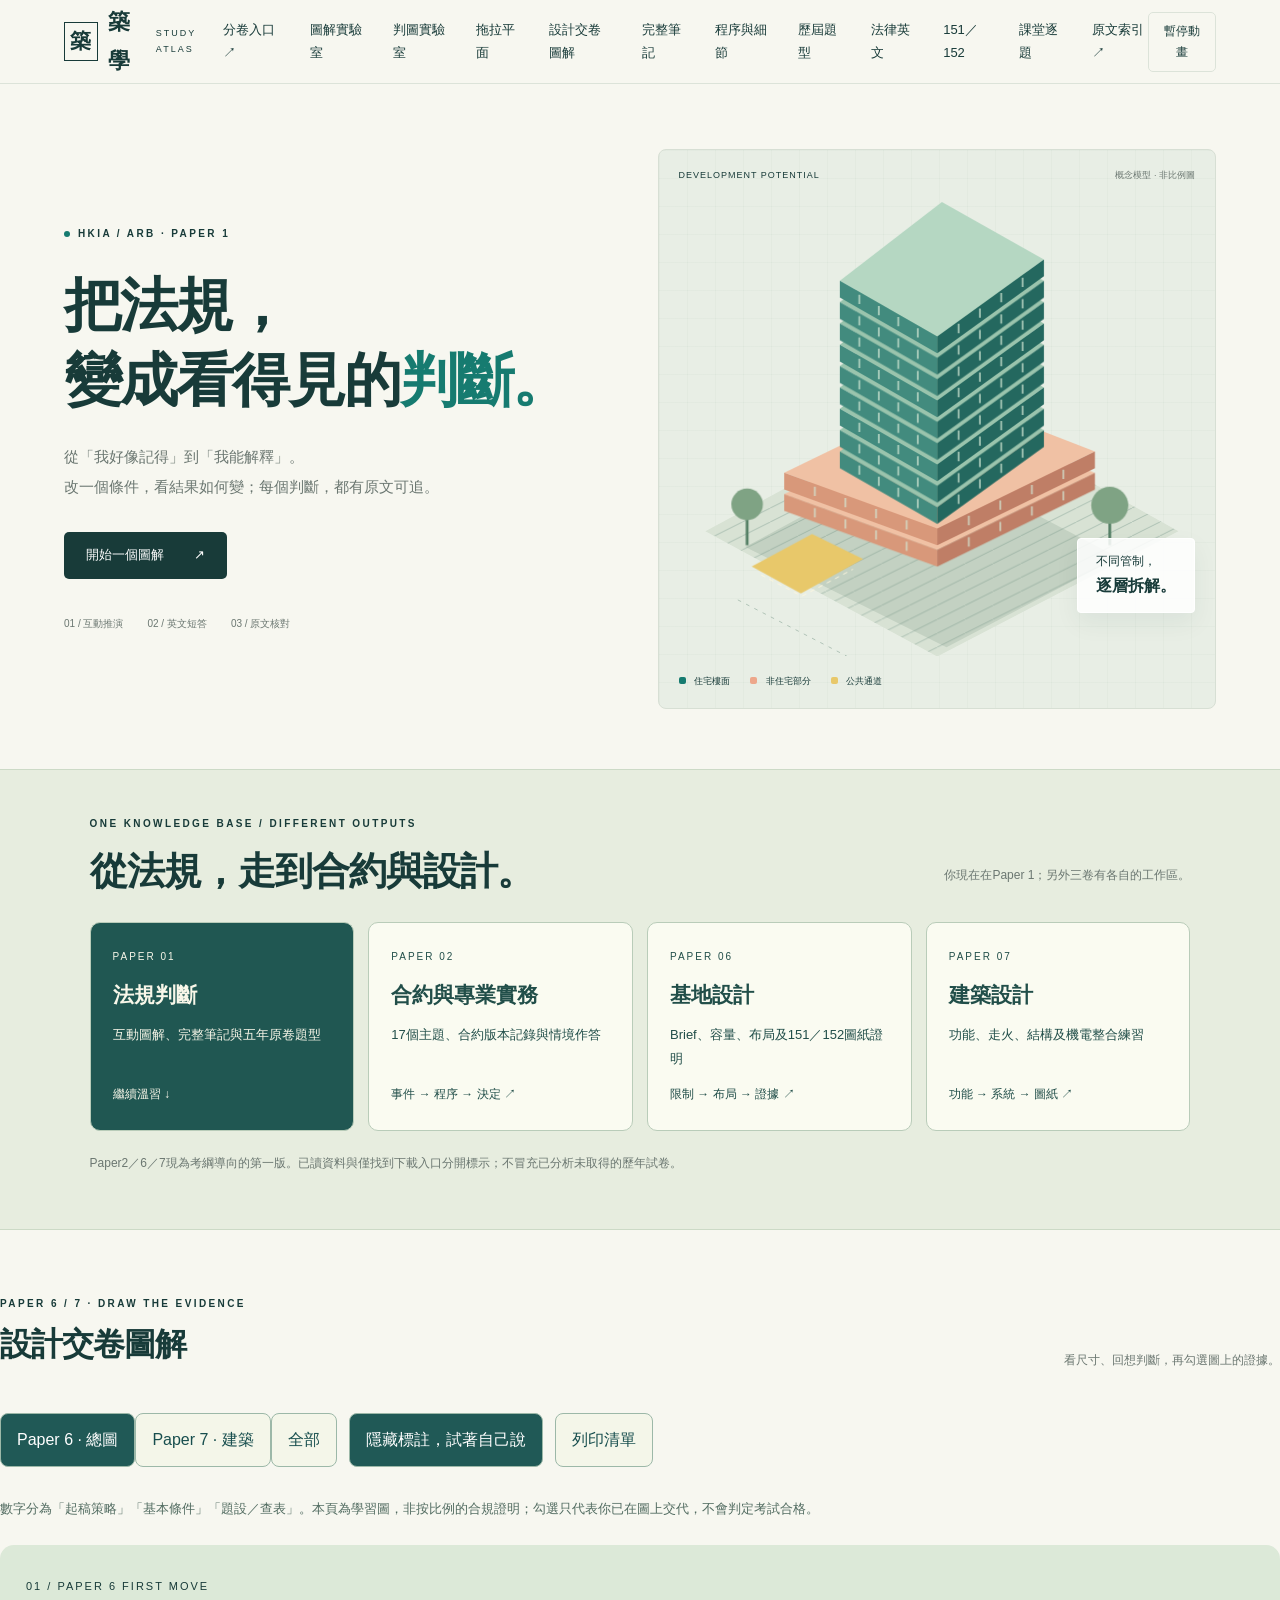
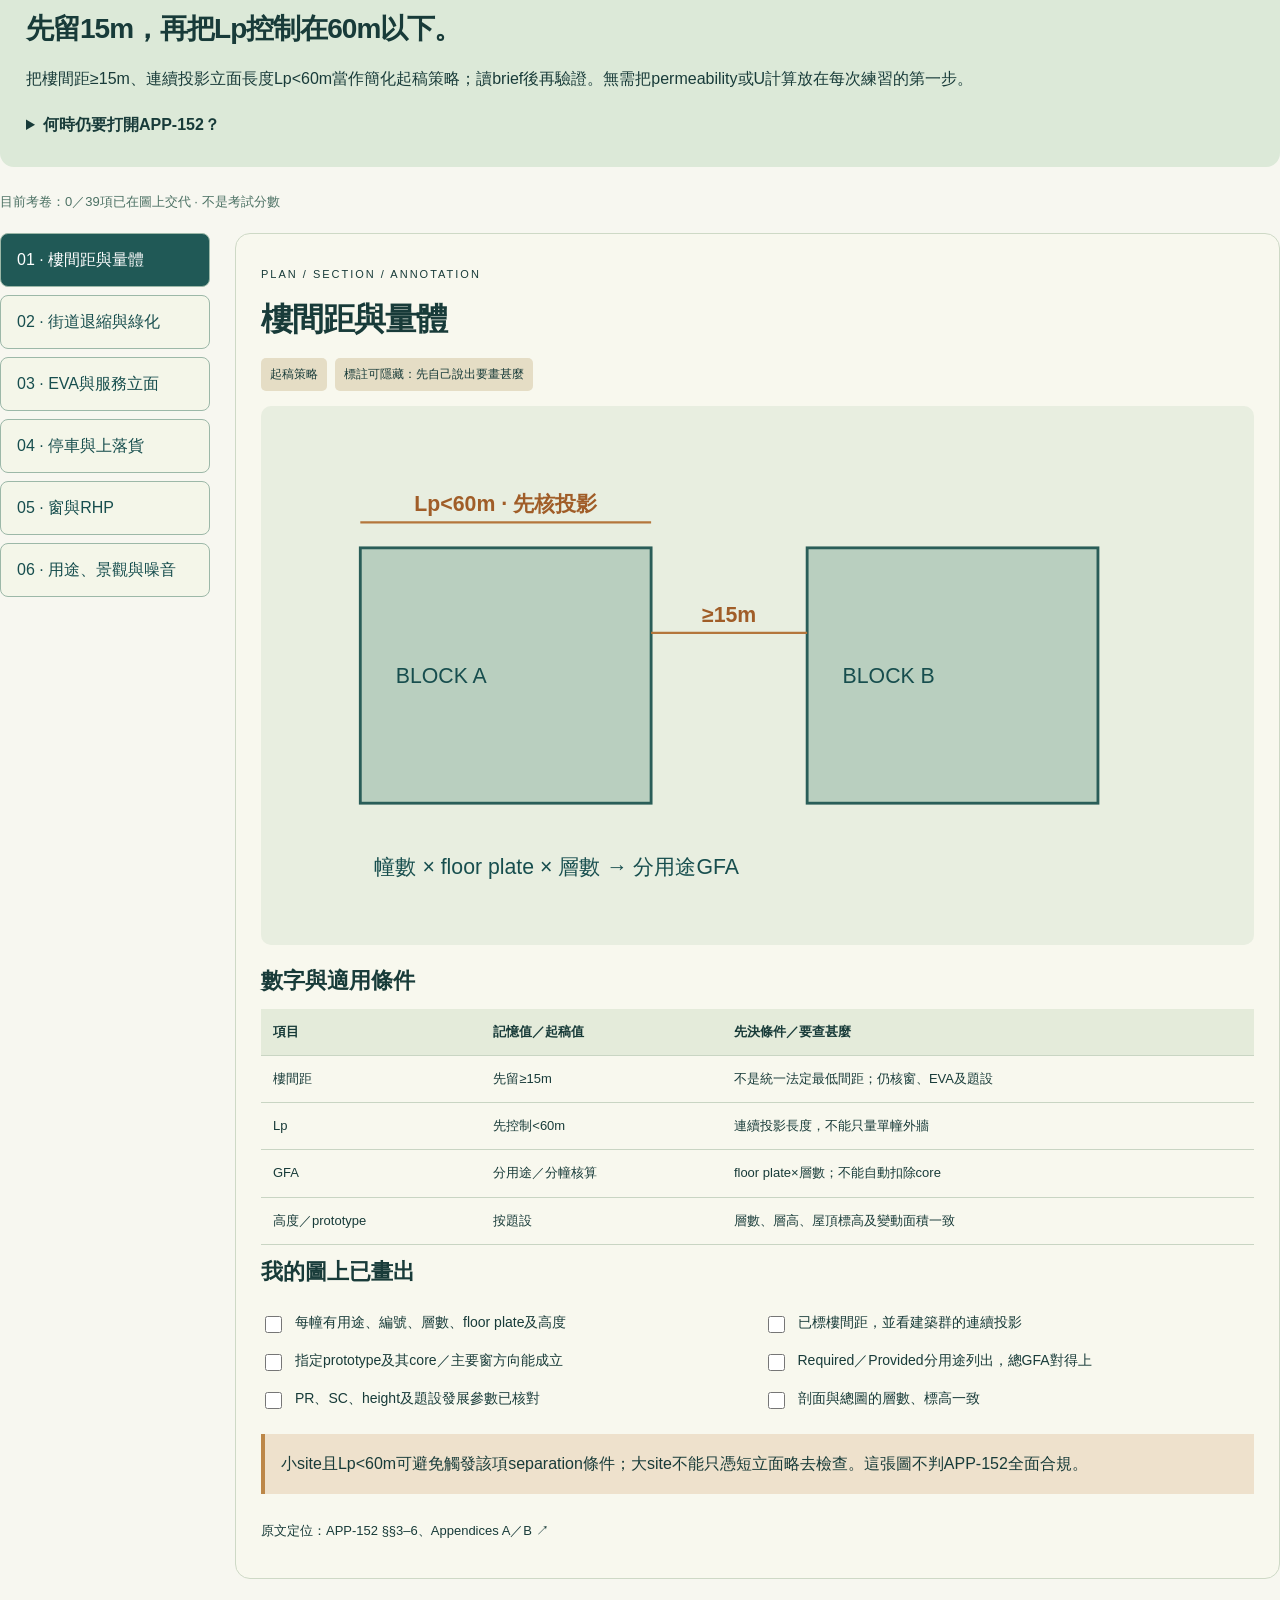
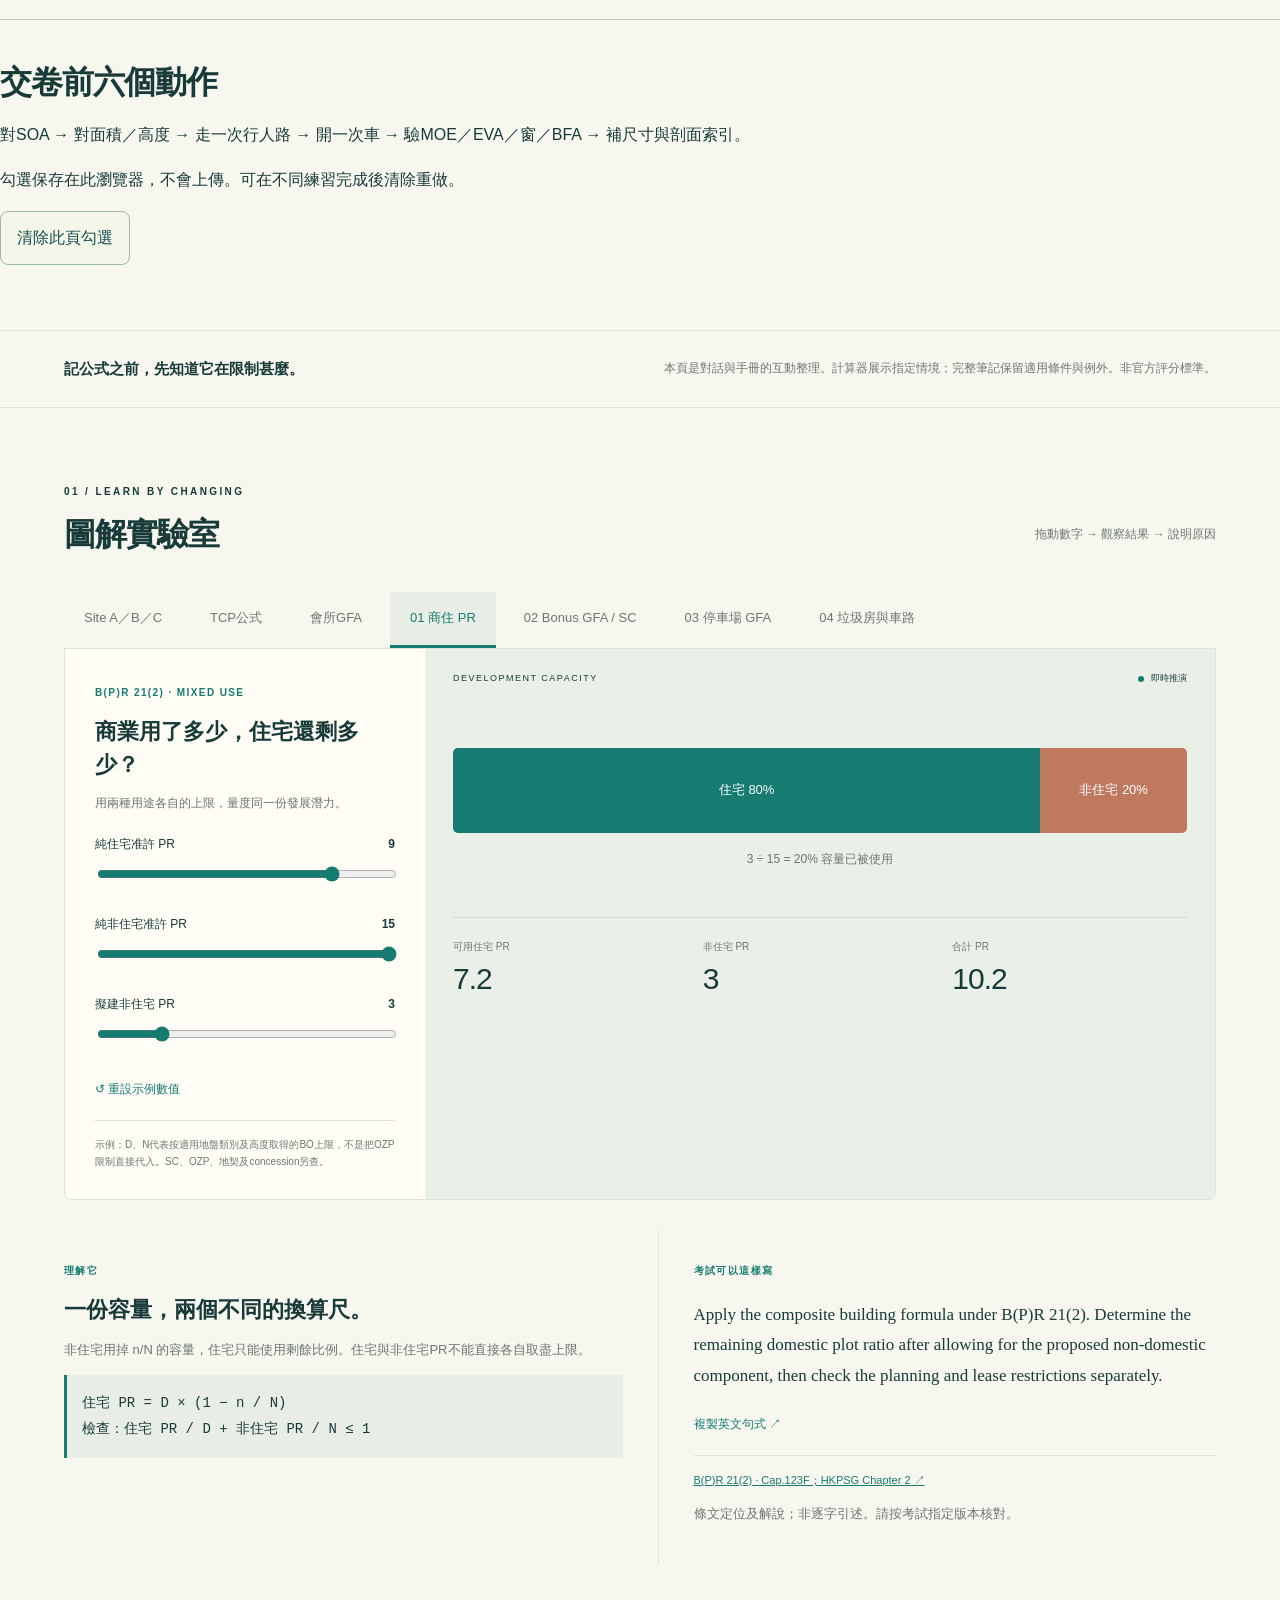
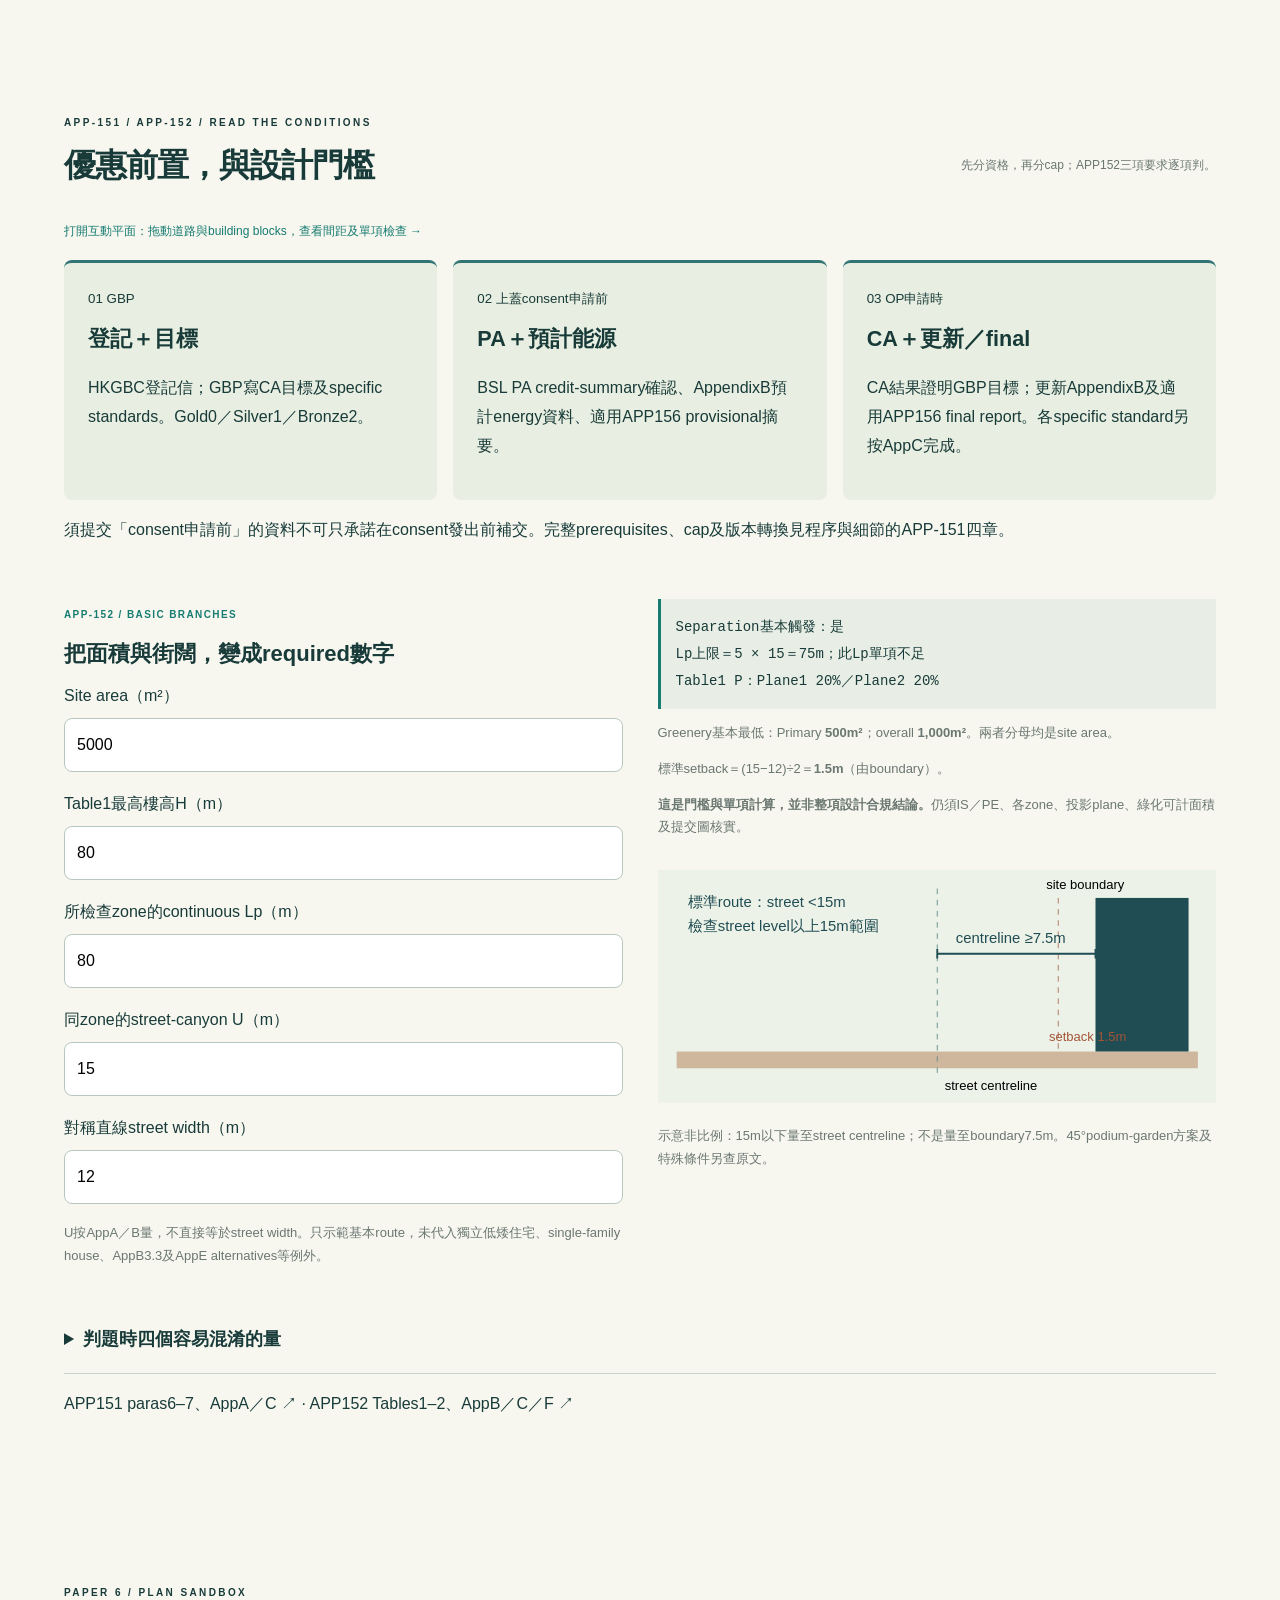
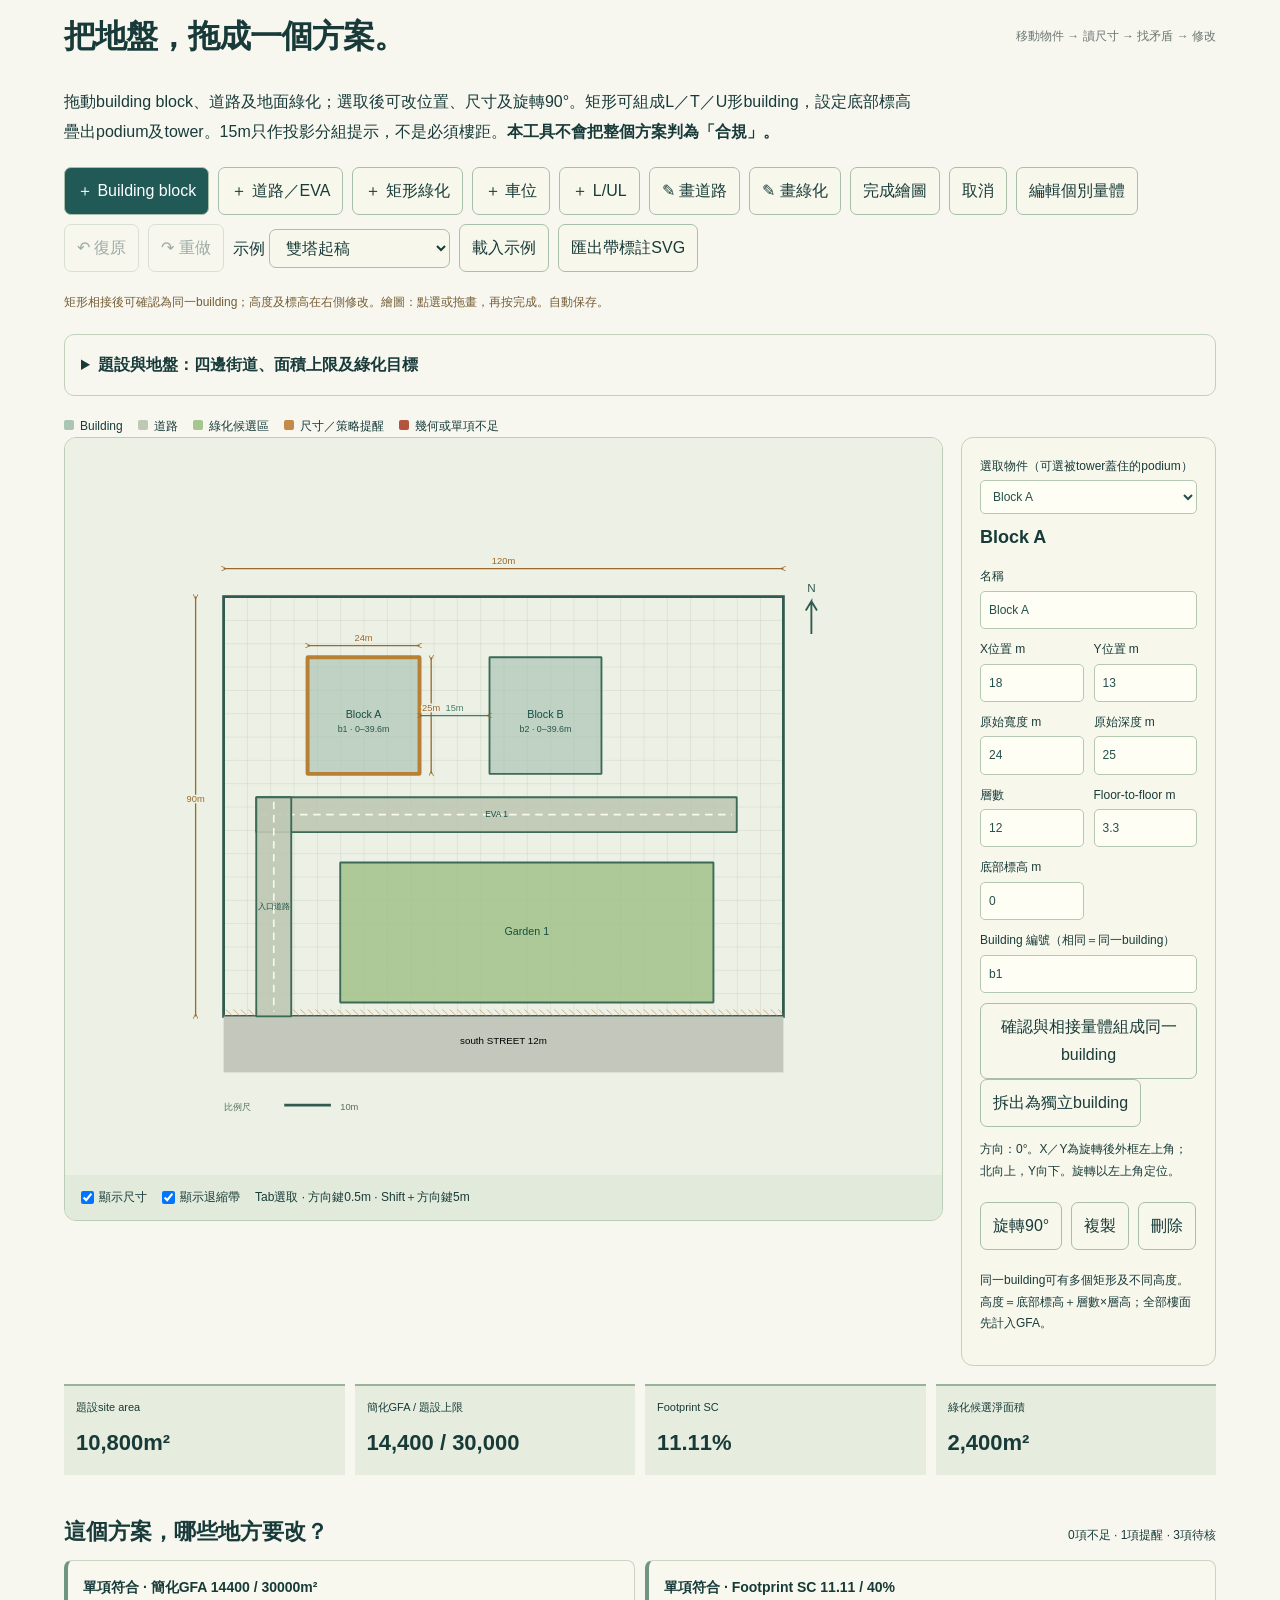
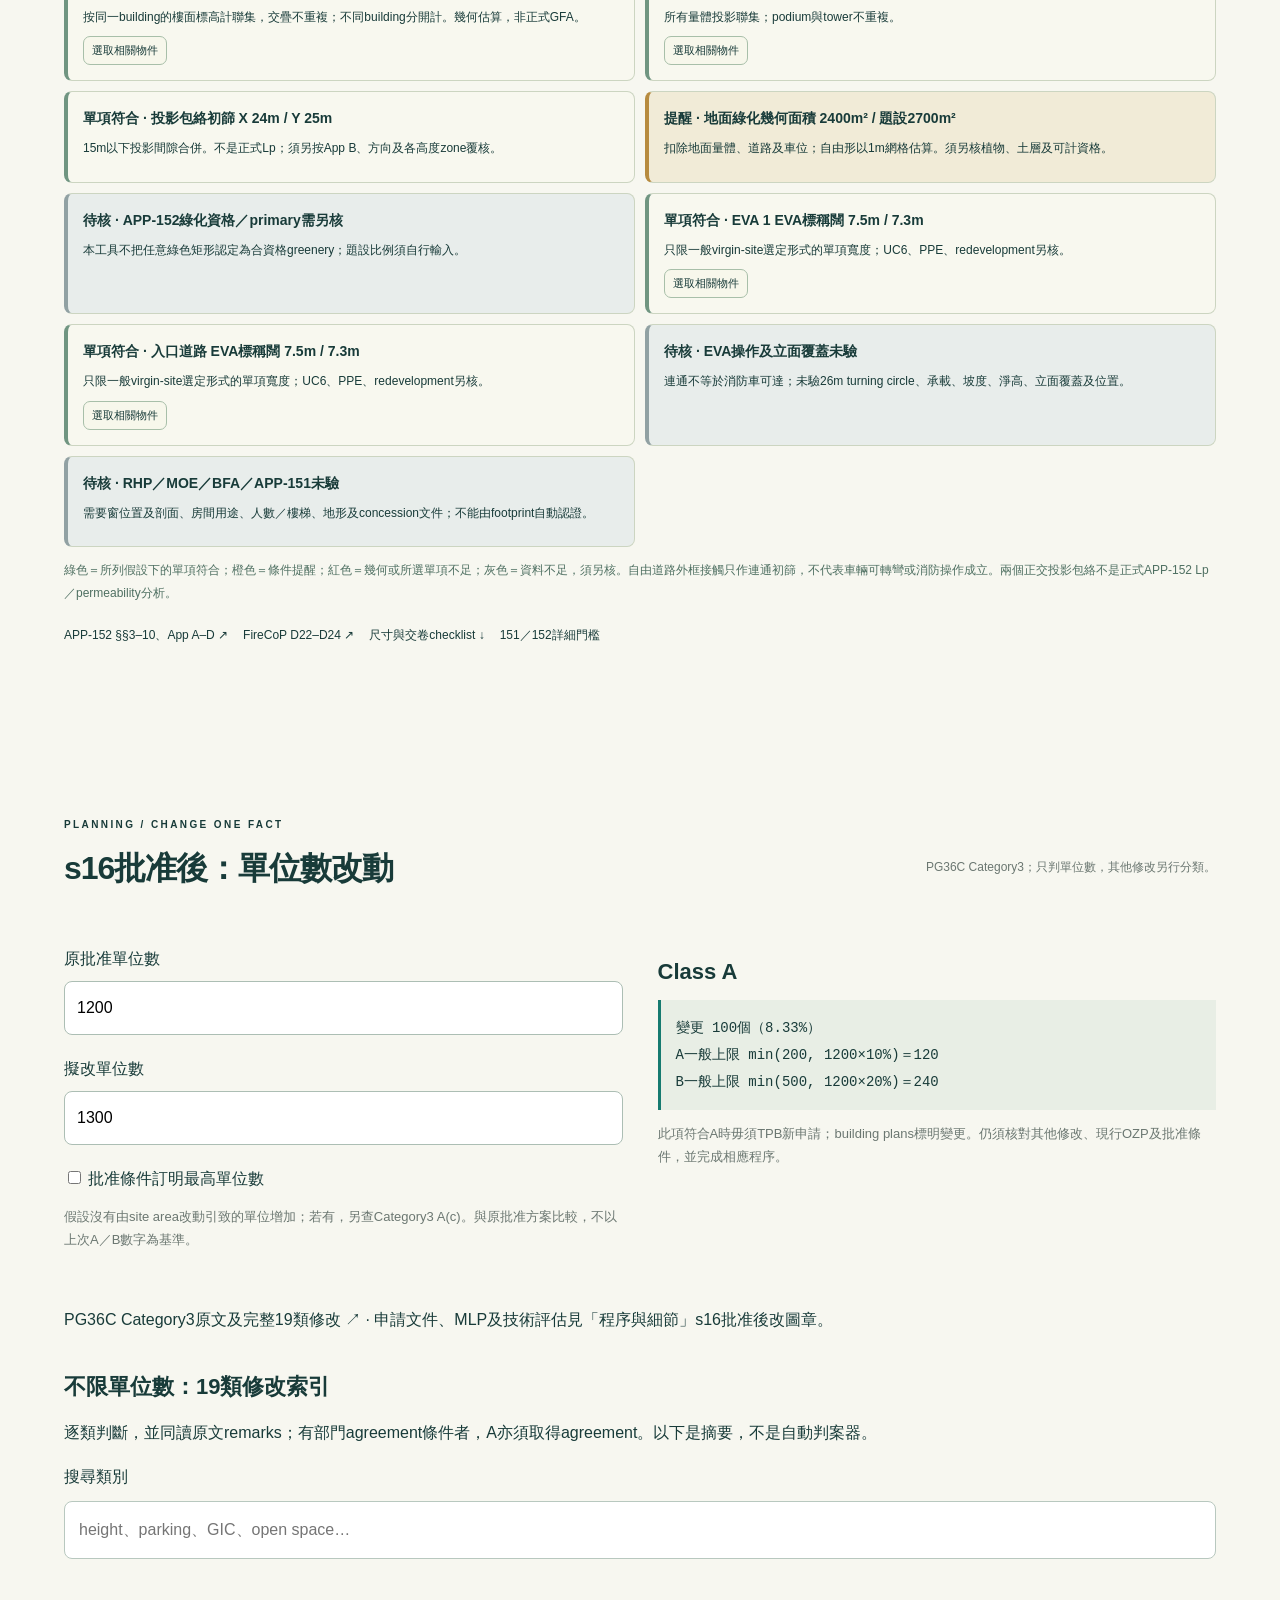
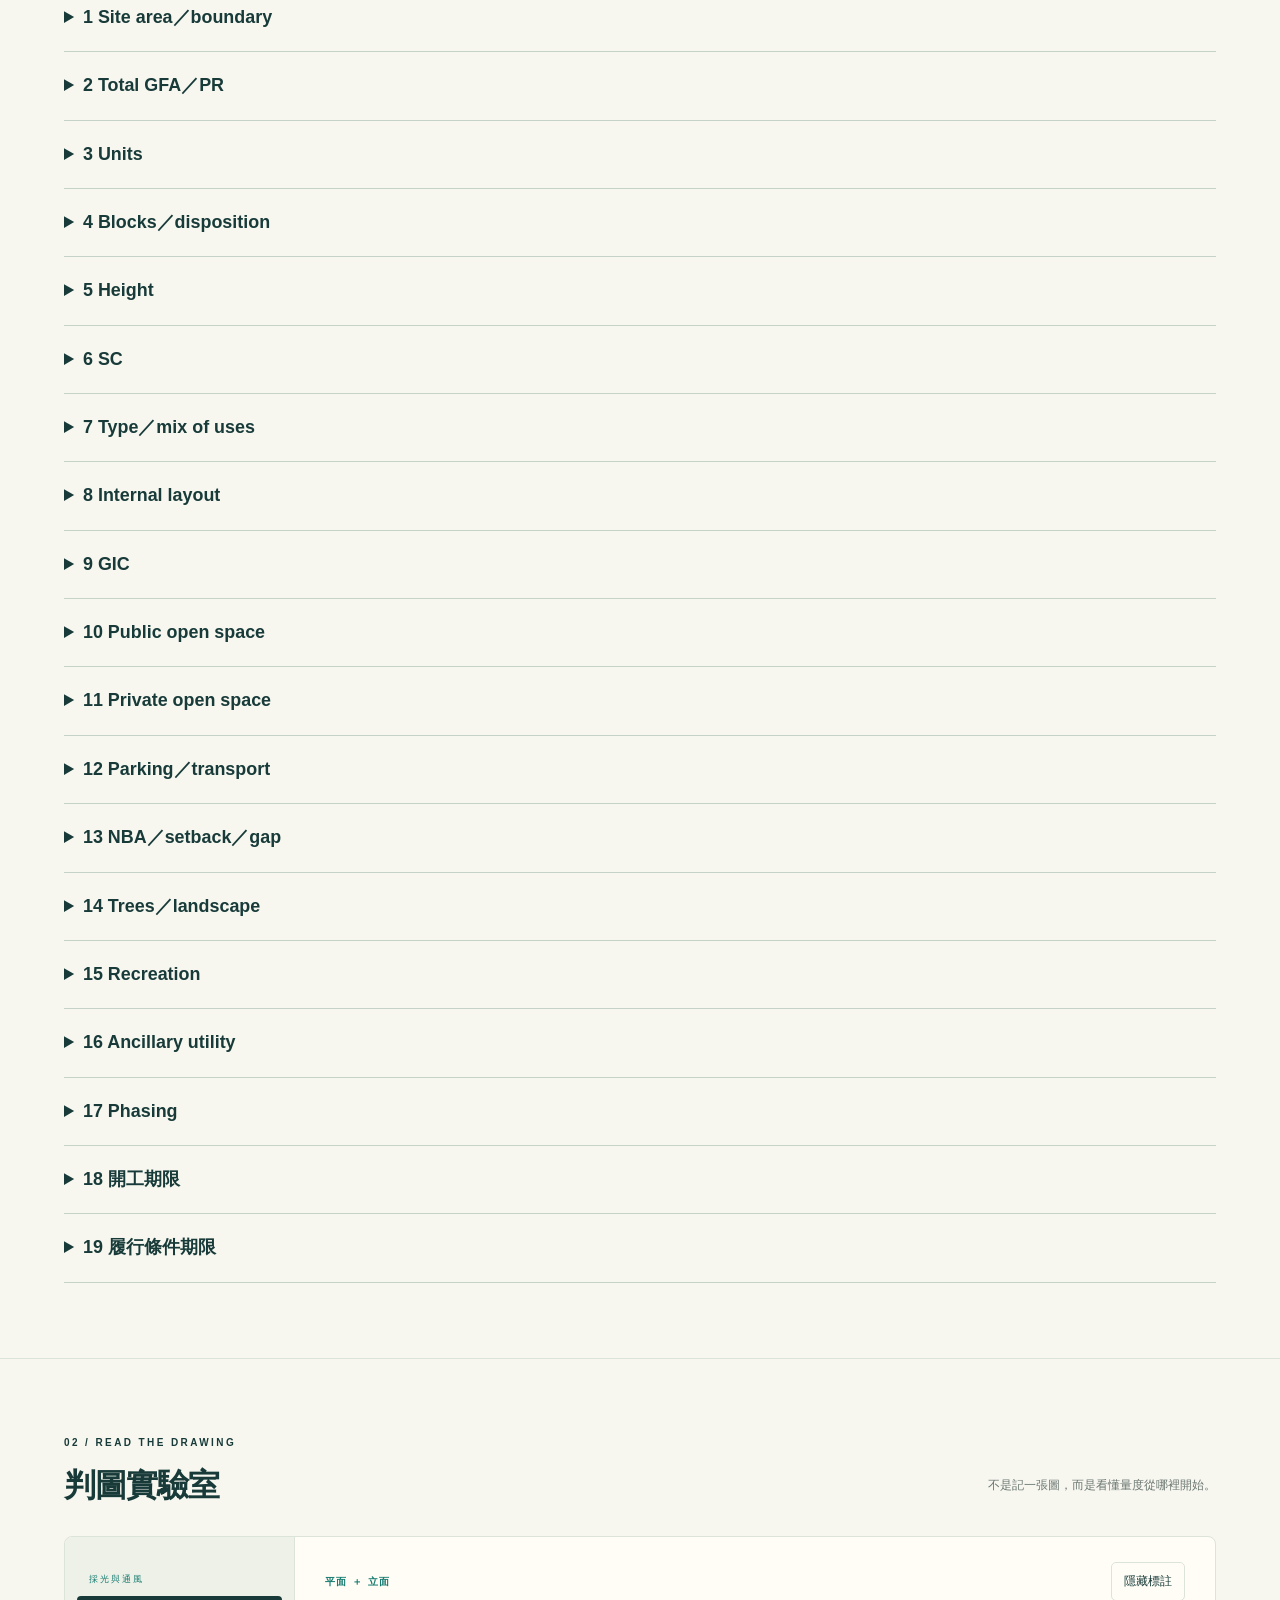
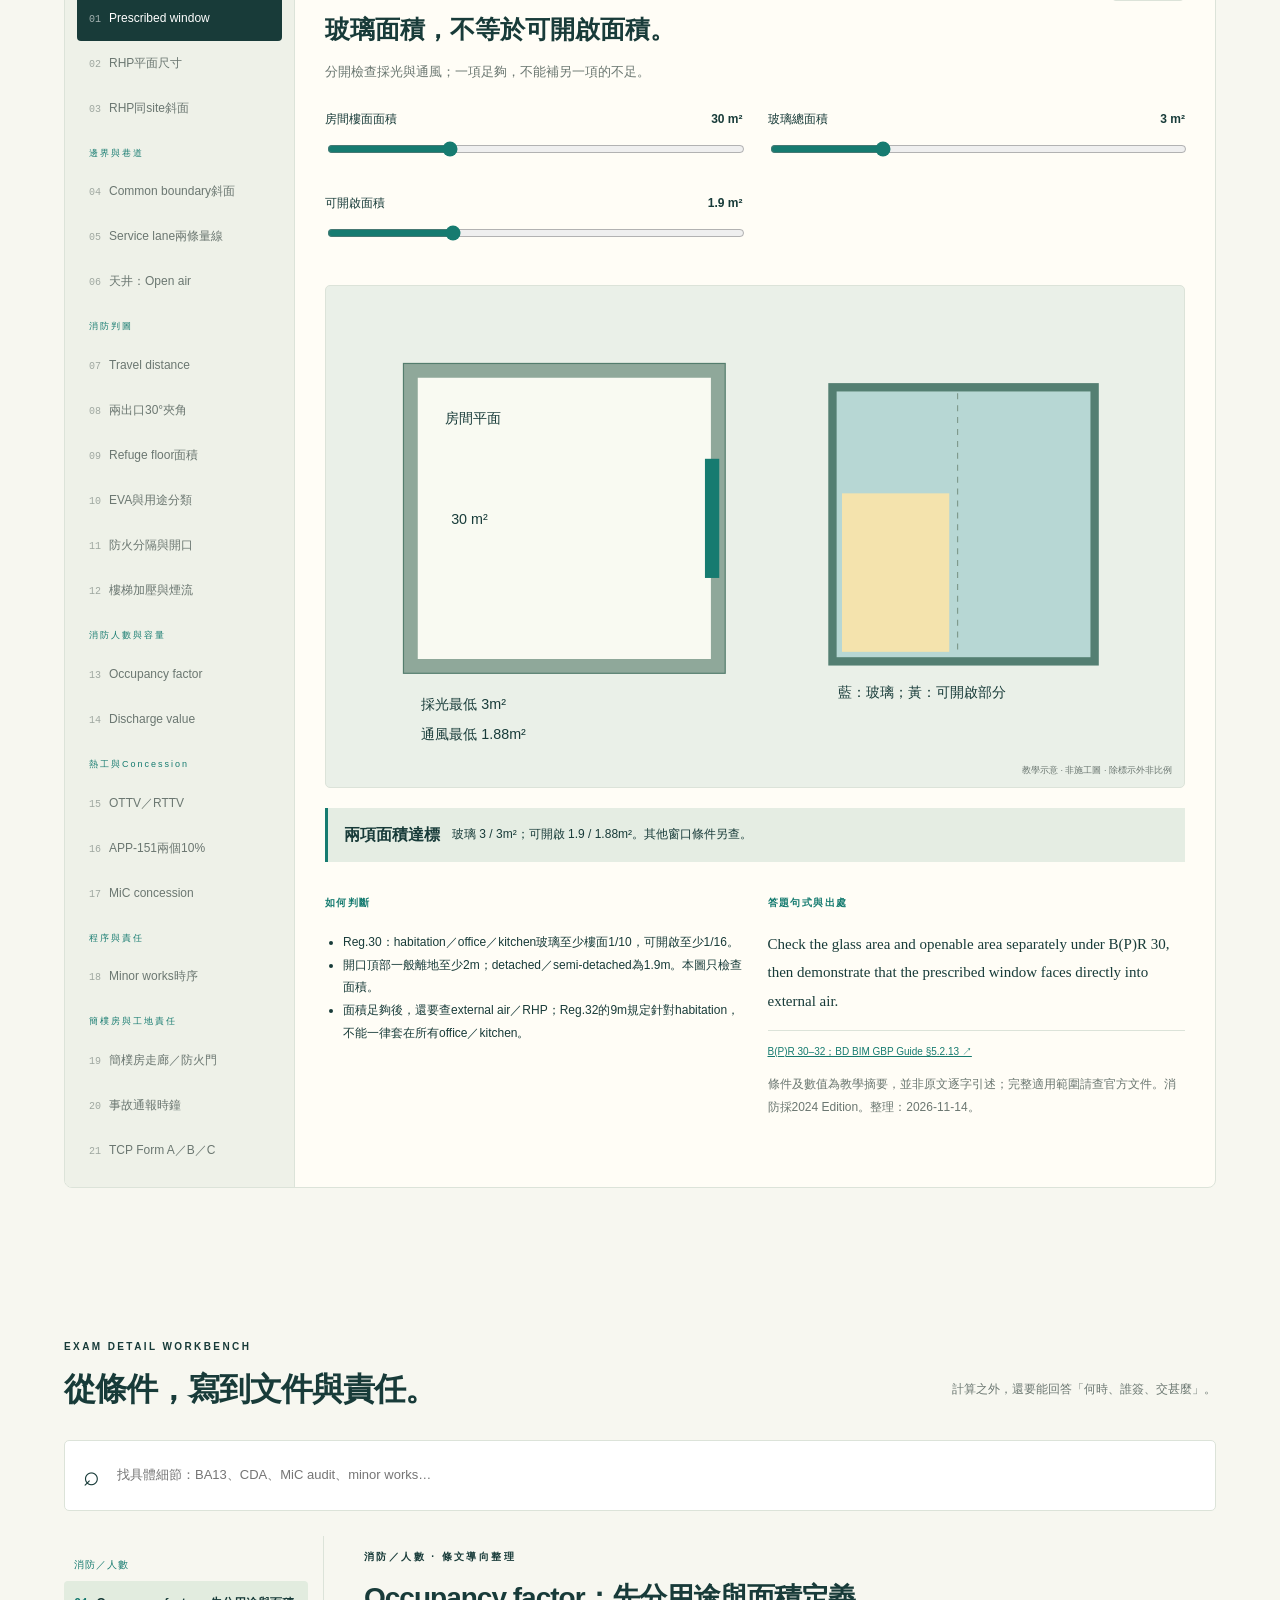
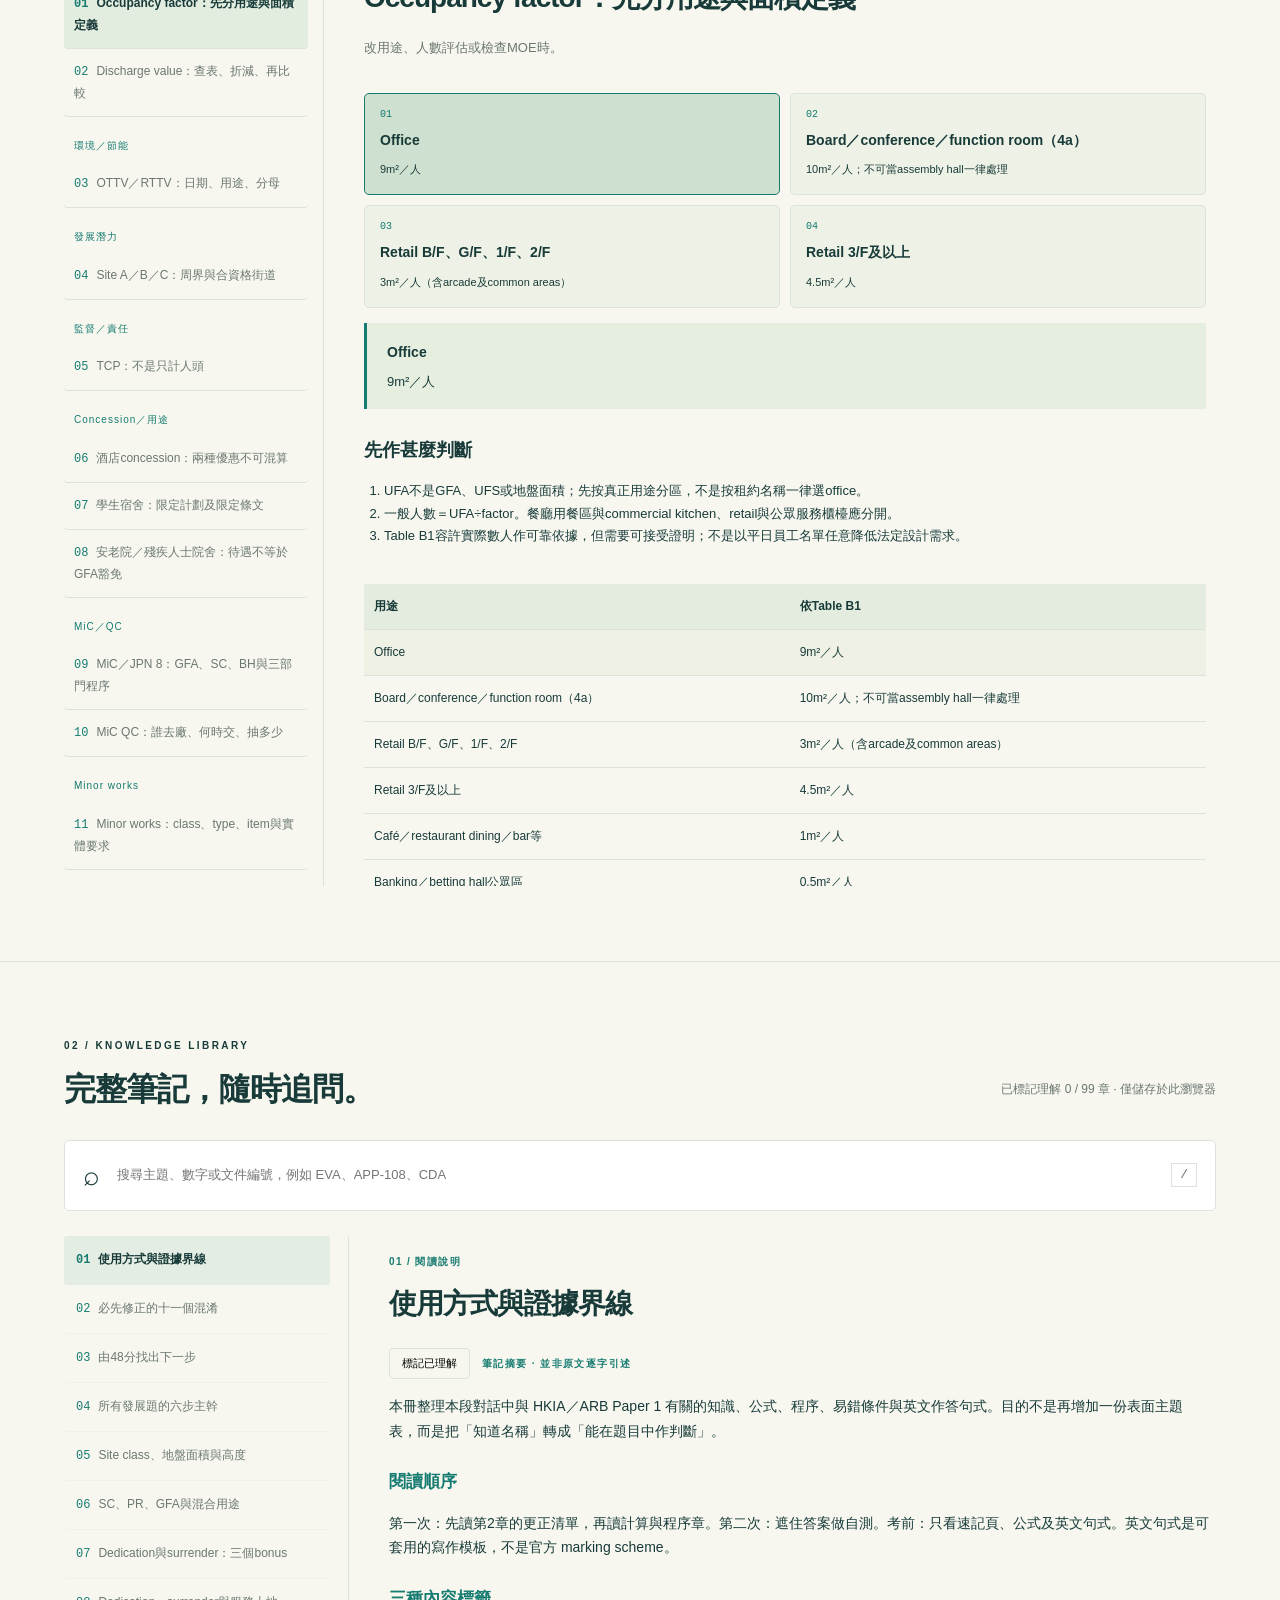
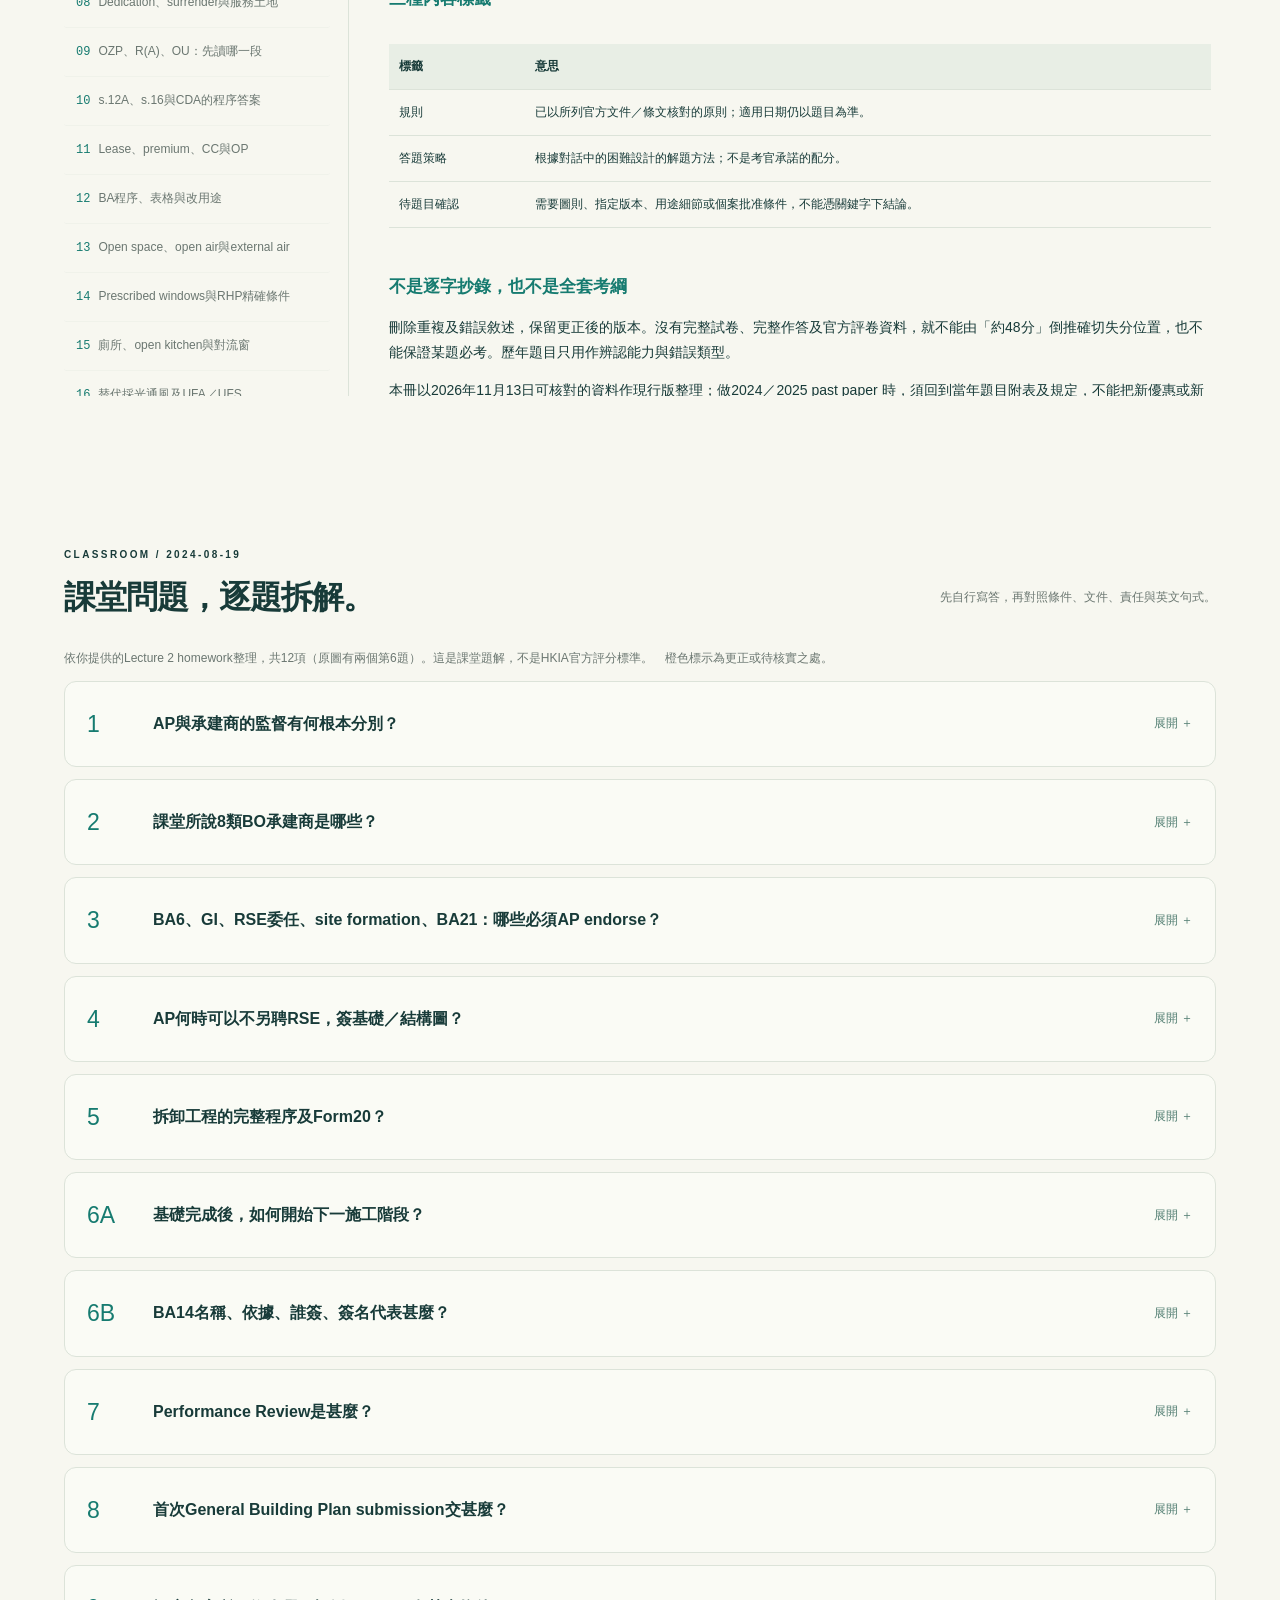
<file: index.html>
<!doctype html><html lang="zh-Hant"><head><meta charset="UTF-8"><meta name="viewport" content="width=device-width,initial-scale=1"><meta name="description" content="HKIA跨卷溫習：Paper1法規圖解、Paper2合約情境、Paper6基地及Paper7建築設計，共用知識與原文索引。"><title>築學｜HKIA Paper 1・2・6・7 溫習平台</title><link rel="stylesheet" href="style.css"><link rel="stylesheet" href="design-check.css"><link rel="stylesheet" href="plan-editor.css"></head><body>
<header><a class="brand" href="#home"><span class="brandmark">築</span> 築學 <small>STUDY ATLAS</small></a><nav aria-label="主要導覽"><a href="papers.html">分卷入口 ↗</a><a href="#lab">圖解實驗室</a><a href="#diagrams">判圖實驗室</a><a href="#planEditor">拖拉平面</a><a href="#designEvidence">設計交卷圖解</a><a href="#notes">完整筆記</a><a href="#deep">程序與細節</a><a href="#practice">歷屆題型</a><a href="#legalEnglish">法律英文</a><a href="#sustainability">151／152</a><a href="#homework">課堂逐題</a><a href="#sources">原文索引 ↗</a></nav><button id="motion" class="quiet" aria-pressed="false">暫停動畫</button></header>
<main><section id="home" class="hero"><div class="hero-copy"><div class="eyebrow"><i></i> HKIA / ARB · PAPER 1</div><h1>把法規，<br>變成看得見的<span>判斷。</span></h1><p>從「我好像記得」到「我能解釋」。<br>改一個條件，看結果如何變；每個判斷，都有原文可追。</p><a class="primary" href="#lab">開始一個圖解 <span>↗</span></a><div class="hero-meta"><span>01 / 互動推演</span><span>02 / 英文短答</span><span>03 / 原文核對</span></div></div><div class="hero-art"><div class="art-top">DEVELOPMENT POTENTIAL <span>概念模型 · 非比例圖</span></div><svg id="heroBuilding" viewBox="0 0 600 490" role="img" aria-label="住宅樓層、非住宅基座及公共通道的立體概念模型"></svg><div class="art-bottom"><span><b class="dot teal"></b> 住宅樓面</span><span><b class="dot peach"></b> 非住宅部分</span><span><b class="dot yellow"></b> 公共通道</span></div><div class="floating-tag">不同管制，<br><strong>逐層拆解。</strong></div></div></section>
<section id="papers" class="paper-entry-section"><div class="section-head"><div><div class="eyebrow">ONE KNOWLEDGE BASE / DIFFERENT OUTPUTS</div><h2>從法規，走到合約與設計。</h2></div><p>你現在在Paper 1；另外三卷有各自的工作區。</p></div><div class="paper-entry-grid"><a href="#lab"><small>PAPER 01</small><b>法規判斷</b><span>互動圖解、完整筆記與五年原卷題型</span><em>繼續溫習 ↓</em></a><a href="papers.html#paper2"><small>PAPER 02</small><b>合約與專業實務</b><span>17個主題、合約版本記錄與情境作答</span><em>事件 → 程序 → 決定 ↗</em></a><a href="papers.html#paper6"><small>PAPER 06</small><b>基地設計</b><span>Brief、容量、布局及151／152圖紙證明</span><em>限制 → 布局 → 證據 ↗</em></a><a href="papers.html#paper7"><small>PAPER 07</small><b>建築設計</b><span>功能、走火、結構及機電整合練習</span><em>功能 → 系統 → 圖紙 ↗</em></a></div><p class="source-note">Paper2／6／7現為考綱導向的第一版。已讀資料與僅找到下載入口分開標示；不冒充已分析未取得的歷年試卷。</p></section><section id="designEvidence" class="dc"><div class="section-head"><div><div class="eyebrow">PAPER 6 / 7 · DRAW THE EVIDENCE</div><h2>設計交卷圖解</h2></div><p>看尺寸、回想判斷，再勾選圖上的證據。</p></div><div class="dc-toolbar"><div role="group" aria-label="考卷篩選"><button data-dc-paper="6" aria-pressed="true">Paper 6 · 總圖</button><button data-dc-paper="7" aria-pressed="false">Paper 7 · 建築</button><button data-dc-paper="all" aria-pressed="false">全部</button></div><button id="dc-labels" aria-pressed="true">隱藏標註，試著自己說</button><button onclick="window.print()">列印清單</button></div><p class="dc-notice">數字分為「起稿策略」「基本條件」「題設／查表」。本頁為學習圖，非按比例的合規證明；勾選只代表你已在圖上交代，不會判定考試合格。</p><section class="strategy"><span>01 / PAPER 6 FIRST MOVE</span><h2>先留15m，再把Lp控制在60m以下。</h2><p>把樓間距≥15m、連續投影立面長度Lp&lt;60m當作簡化起稿策略；讀brief後再驗證。無需把permeability或U計算放在每次練習的第一步。</p><details><summary>何時仍要打開APP-152？</summary><p>15m不是所有建築的統一法定間距，也不保證RHP合規。Lp看建築或建築群的投影，不只是單幢最長邊；間距&lt;15m可能合併計算。Site≥20,000m²仍觸發separation；較小site的Lp≥60m亦觸發。恰好60m不是「低於60m」。各卷可另訂簡化／展示要求。U是street canyon mean width，不是熱工U-value。</p><a href="https://www.bd.gov.hk/doc/en/resources/codes-and-references/practice-notes-and-circular-letters/pnap/APP/APP152.pdf" target="_blank" rel="noopener">APP-152 §§3–6、Appendices A／B ↗</a></details></section><div id="dc-progress" role="status"></div><div class="dc-layout"><aside id="dc-menu" aria-label="圖解主題"></aside><article id="dc-scene"></article></div><section class="dc-end"><h2>交卷前六個動作</h2><p>對SOA → 對面積／高度 → 走一次行人路 → 開一次車 → 驗MOE／EVA／窗／BFA → 補尺寸與剖面索引。</p><p id="dc-saveState">勾選保存在此瀏覽器，不會上傳。可在不同練習完成後清除重做。</p><button id="dc-reset">清除此頁勾選</button></section></section><section class="intro-strip"><strong>記公式之前，先知道它在限制甚麼。</strong><p>本頁是對話與手冊的互動整理。計算器展示指定情境；完整筆記保留適用條件與例外。非官方評分標準。</p></section>
<section id="lab" class="section"><div class="section-head"><div><div class="eyebrow">01 / LEARN BY CHANGING</div><h2>圖解實驗室</h2></div><p>拖動數字 → 觀察結果 → 說明原因</p></div><div class="tabs" role="tablist" aria-label="圖解主題"><button role="tab" data-formula="site" aria-selected="false">Site A／B／C</button><button role="tab" data-formula="tcp" aria-selected="false">TCP公式</button><button role="tab" data-formula="club" aria-selected="false">會所GFA</button><button role="tab" data-mode="composite" aria-selected="true">01 商住 PR</button><button role="tab" data-mode="bonus">02 Bonus GFA / SC</button><button role="tab" data-mode="parking">03 停車場 GFA</button><button role="tab" data-mode="refuse">04 垃圾房與車路</button></div><div class="lab-grid"><div class="controls"><span class="label" id="labKicker"></span><h3 id="labTitle"></h3><p id="labDesc"></p><div id="inputs"></div><button id="reset" class="text-button">↺ 重設示例數值</button><div class="assumption" id="assumption"></div></div><div class="experiment"><div class="exp-top"><span id="visualLabel">DEVELOPMENT CAPACITY</span><span class="live"><i></i> 即時推演</span></div><div id="visual"></div><div id="result" aria-live="polite"></div></div></div><div class="reason-grid"><article><span class="label">理解它</span><h3 id="reasonTitle"></h3><p id="reason"></p><div class="formula" id="formula"></div></article><article class="answer-card"><span class="label">考試可以這樣寫</span><p id="exam"></p><button id="copy" class="text-button">複製英文句式 ↗</button><div id="cite"></div></article></div></section>
<section id="diagrams" class="section diagram-section"><div class="section-head"><div><div class="eyebrow">02 / READ THE DRAWING</div><h2>判圖實驗室</h2></div><p>不是記一張圖，而是看懂量度從哪裡開始。</p></div><div class="diagram-layout"><aside class="diagram-menu" id="diagramMenu" aria-label="判圖主題"></aside><div class="diagram-work"><div class="diagram-toolbar"><span id="diagramType" class="label"></span><button id="diagramLabels" class="quiet" aria-pressed="true">隱藏標註</button></div><h3 id="diagramTitle"></h3><p id="diagramIntro"></p><div id="diagramControls" class="diagram-controls"></div><div class="drawing-wrap"><svg id="drawing" viewBox="0 0 720 420" role="img"></svg><span class="drawing-note">教學示意 · 非施工圖 · 除標示外非比例</span></div><div id="diagramStatus" aria-live="polite"></div><div class="diagram-bottom"><article><span class="label">如何判斷</span><div id="diagramLogic"></div></article><article><span class="label">答題句式與出處</span><p id="diagramAnswer" class="diagram-answer"></p><div id="diagramSource"></div></article></div></div></div></section><section id="deep" class="section"><div class="section-head"><div><div class="eyebrow">EXAM DETAIL WORKBENCH</div><h2>從條件，寫到文件與責任。</h2></div><p>計算之外，還要能回答「何時、誰簽、交甚麼」。</p></div><div class="search-wrap"><span>⌕</span><input id="deepSearch" type="search" aria-label="搜尋細節考點" placeholder="找具體細節：BA13、CDA、MiC audit、minor works…"></div><div class="deep-layout"><aside id="deepMenu"></aside><article id="deepArticle"></article></div></section><section id="notes" class="section notes-section"><div class="section-head"><div><div class="eyebrow">02 / KNOWLEDGE LIBRARY</div><h2>完整筆記，隨時追問。</h2></div><p id="readCount"></p></div><div class="search-wrap"><span>⌕</span><input id="search" type="search" placeholder="搜尋主題、數字或文件編號，例如 EVA、APP-108、CDA" aria-label="搜尋完整筆記"><kbd>/</kbd></div><div class="reader-layout"><aside><div id="chapterList" aria-label="章節列表"></div></aside><article id="chapter" class="chapter"></article></div></section>
<section id="homework" class="section"><div class="section-head"><div><div class="eyebrow">CLASSROOM / 2024-08-19</div><h2>課堂問題，逐題拆解。</h2></div><p>先自行寫答，再對照條件、文件、責任與英文句式。</p></div><p class="source-note">依你提供的Lecture 2 homework整理，共12項（原圖有兩個第6題）。這是課堂題解，不是HKIA官方評分標準。　橙色標示為更正或待核實之處。</p><div id="homeworkList" class="homework-list"></div></section><section id="practice" class="section"><div class="section-head"><div><div class="eyebrow">PAST-QUESTION THEMES / FULL REASONING</div><h2>用完整題目，練到能寫出理由。</h2></div><p>8組情境 · 22個小題 · 來源、計算、英文與自行覆蓋檢查</p></div><p class="source-note">取代原本五條單步短答。題庫依已讀官方Study Guide及歷屆考官報告披露題意改編；年份／題號只表示題型來源，不冒充原試卷。2024／2025正文目前未能讀取。</p><details class="exam-audit"><summary>先看：哪些原文已讀到？哪些只有入口？</summary><div id="examSourceAudit"></div></details><div class="search-wrap"><span>⌕</span><input id="examSearch" type="search" placeholder="找題型：composite、改用途、合併地盤、RHP、剪刀梯、dedication…" aria-label="搜尋完整練習題"></div><div class="exam-layout"><aside id="examMenu" aria-label="練習題索引"></aside><article id="examArticle"></article></div></section>
<section id="sources" class="section"><div class="section-head"><div><div class="eyebrow">04 / BACK TO THE SOURCE</div><h2>答案要有出處。</h2></div><p>BO · B(P)R · PNAP · JPN · CoP</p></div><p class="source-note">圖解附條文定位與短引述。以下索引沿用手冊來源；「筆記摘要」不是法例原文。官方連結可能更新，考試以指定日期版本及個案條件為準。本輪補充：2026-11-16；舊卷按當年附錄及指定版本。</p><div class="source-spotlight"><a href="https://www.bd.gov.hk/doc/en/resources/codes-and-references/practice-notes-and-circular-letters/joint/JPN08.pdf" target="_blank" rel="noopener"><small>S15 · JPN 8</small><b>MiC 組裝合成建築</b><span>GFA／SC優惠、floor area定義、BH及三部門程序 ↗</span></a><a href="https://www.bd.gov.hk/doc/en/resources/codes-and-references/practice-notes-and-circular-letters/pnap/APP/APP151.pdf" target="_blank" rel="noopener"><small>APP-151 · JULY 2025</small><b>Concession前置與提交階段</b><span>paras6–7、AppendixA兩欄、BEAM／energy文件 ↗</span></a><a href="https://www.bd.gov.hk/doc/en/resources/codes-and-references/practice-notes-and-circular-letters/pnap/APP/APP152.pdf" target="_blank" rel="noopener"><small>APP-152 · SEPT 2023</small><b>Separation／Setback／Greenery</b><span>Tables1–2、AppB量度、AppF文件 ↗</span></a></div><label for="sourceSearch">搜尋原文<input id="sourceSearch" type="search" placeholder="MiC／JPN 8／151／152／2021…"></label><div class="source-filters"><button class="quiet" data-source-query="">全部</button><button class="quiet" data-source-query="MiC">MiC／JPN 8</button><button class="quiet" data-source-query="APP151">APP-151</button><button class="quiet" data-source-query="APP152">APP-152</button><button class="quiet" data-source-query="Essay">歷年原卷</button><span id="sourceCount" aria-live="polite"></span></div><div id="sourceList" class="source-grid"></div></section></main><footer><a class="brand" href="#home">築學 <small>STUDY ATLAS</small></a><p>把規則拆清楚，把答案寫具體。<br>個人溫習工具 · 非 HKIA／政府官方教材</p><button class="quiet" onclick="window.print()">列印／另存 PDF ↗</button></footer><div id="toast" role="status"></div><script src="app.js"></script><script src="source-index.js"></script><script src="duties-diagrams.js"></script><script src="extra-diagrams.js"></script><script src="diagrams.js"></script><script src="deep.js"></script><script src="homework.js"></script><script src="formula-core.js"></script><script src="tcp-formc.js"></script><script src="formula-lab.js"></script><script src="planning-amend.js"></script><script src="planning-reference.js"></script><script src="sustainability.js"></script><script src="plan-core.js"></script><script src="plan-editor.js"></script><script src="practice.js"></script><script src="design-check.js"></script></body></html>
</file>
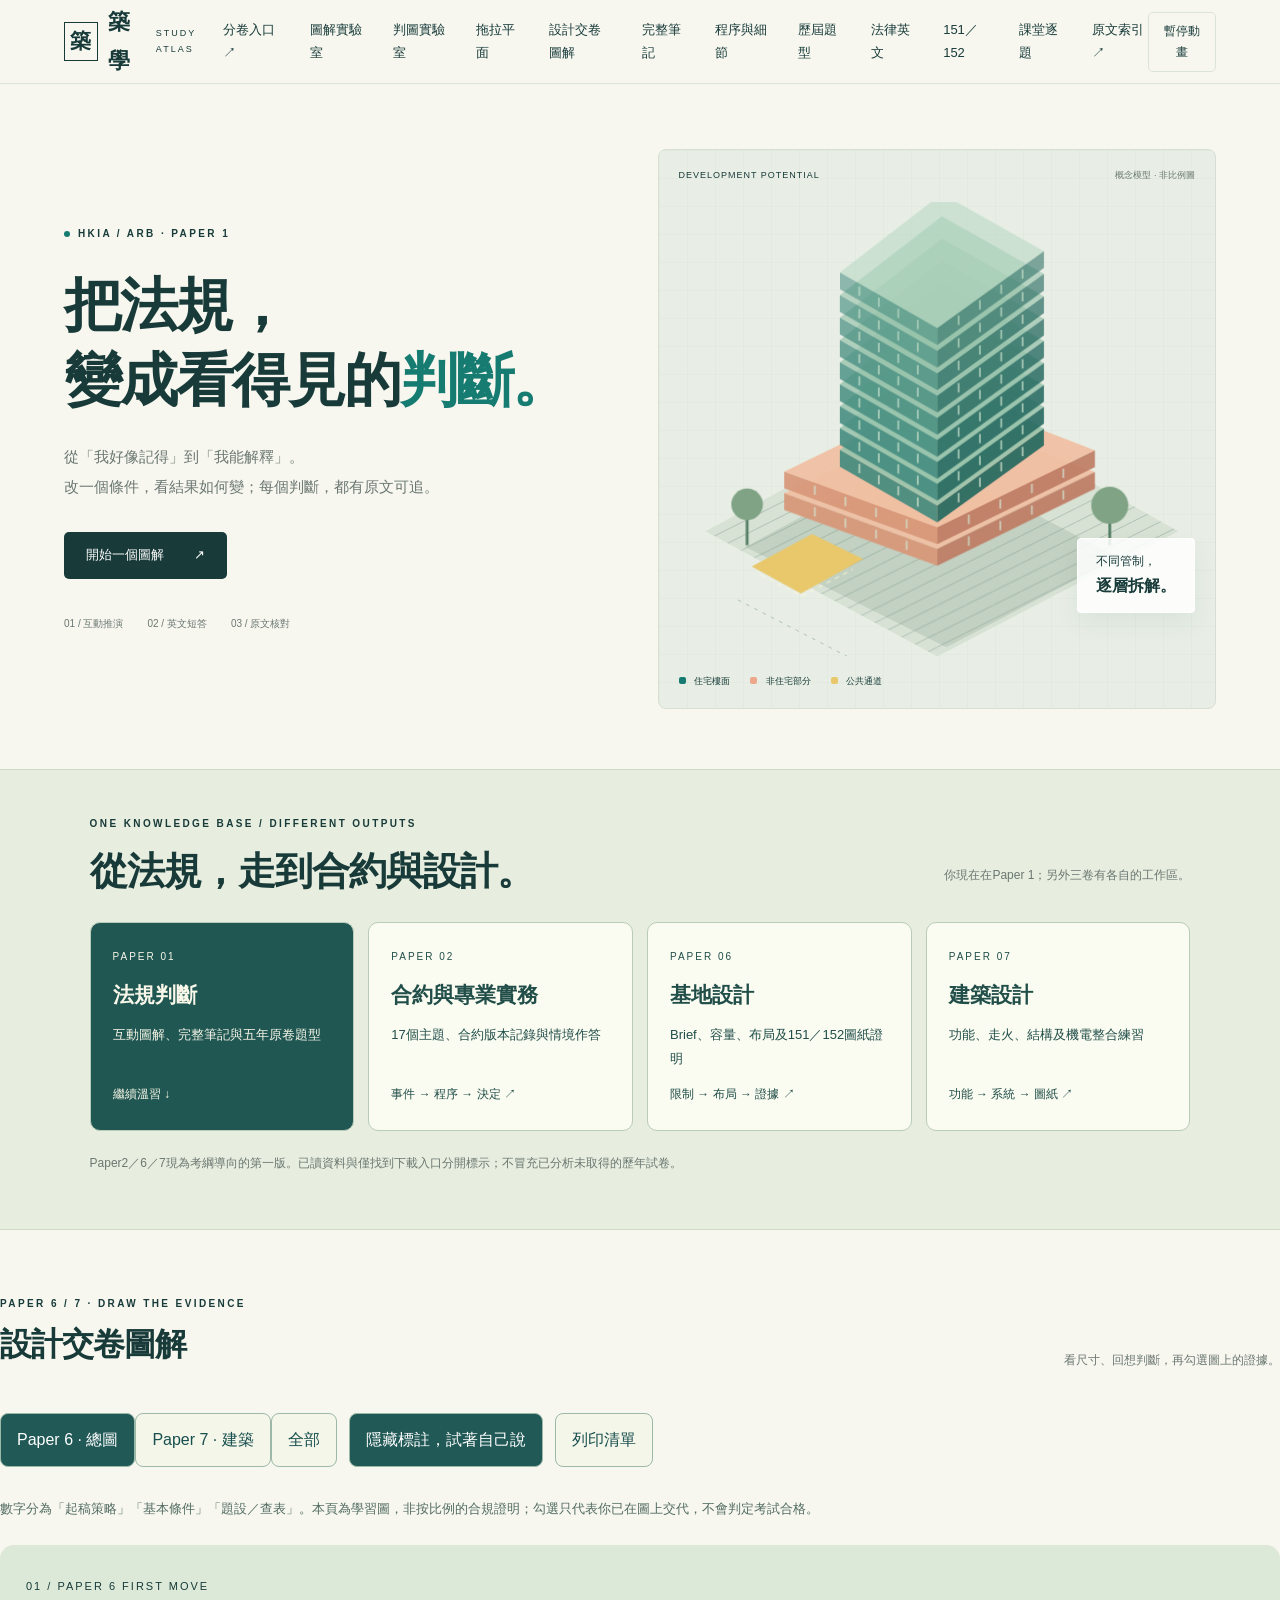
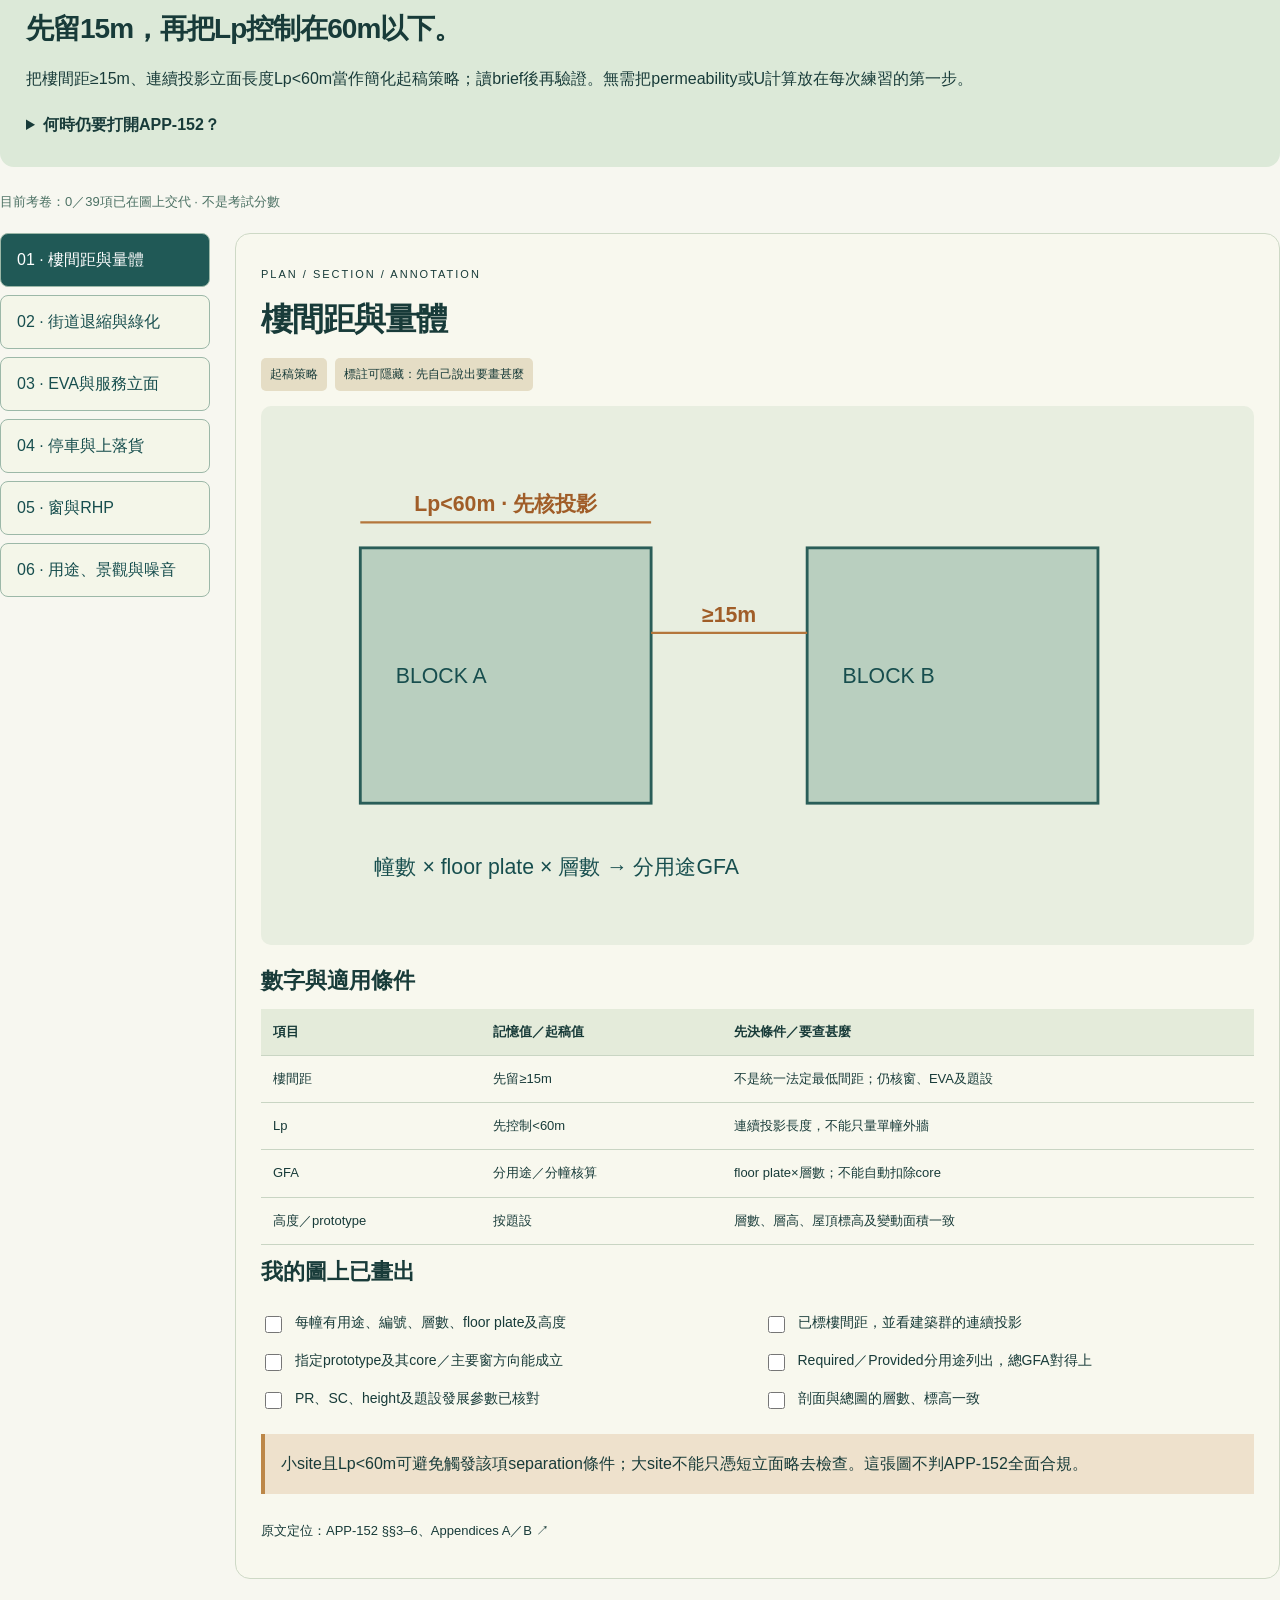
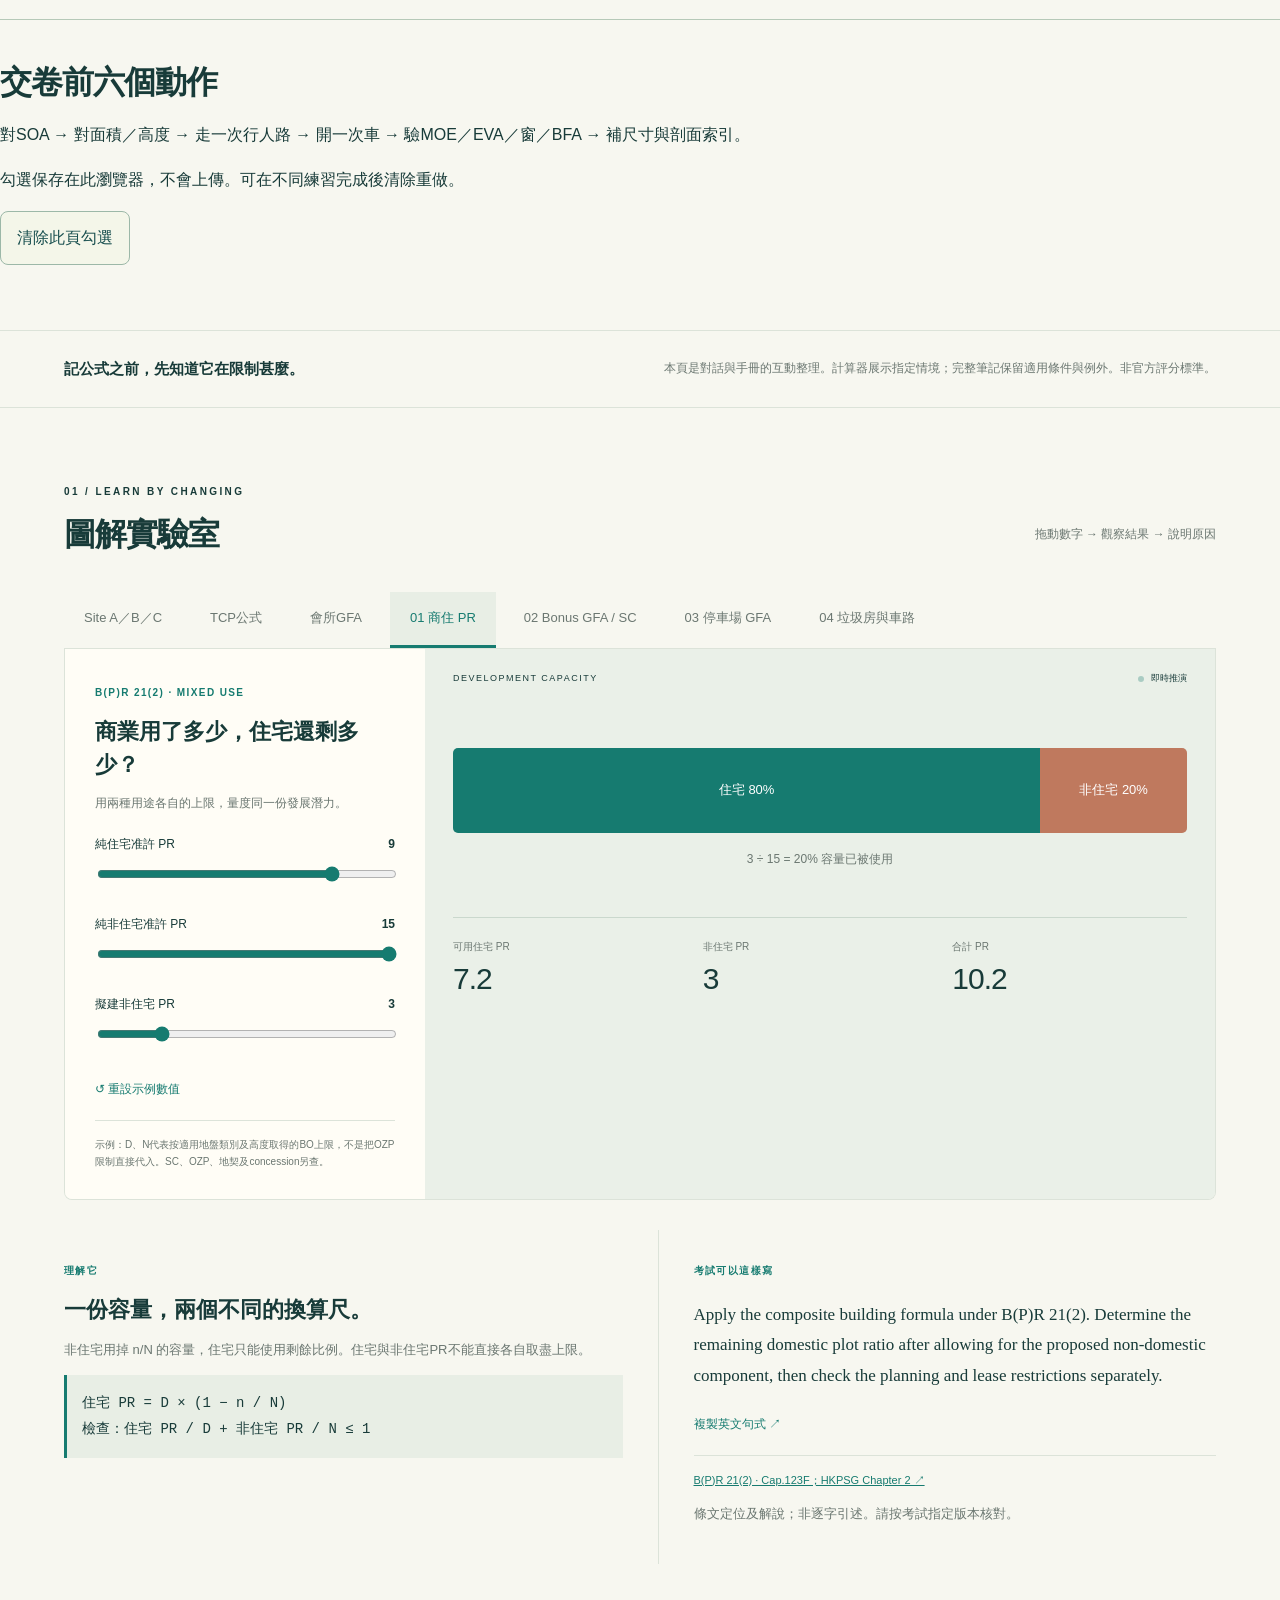
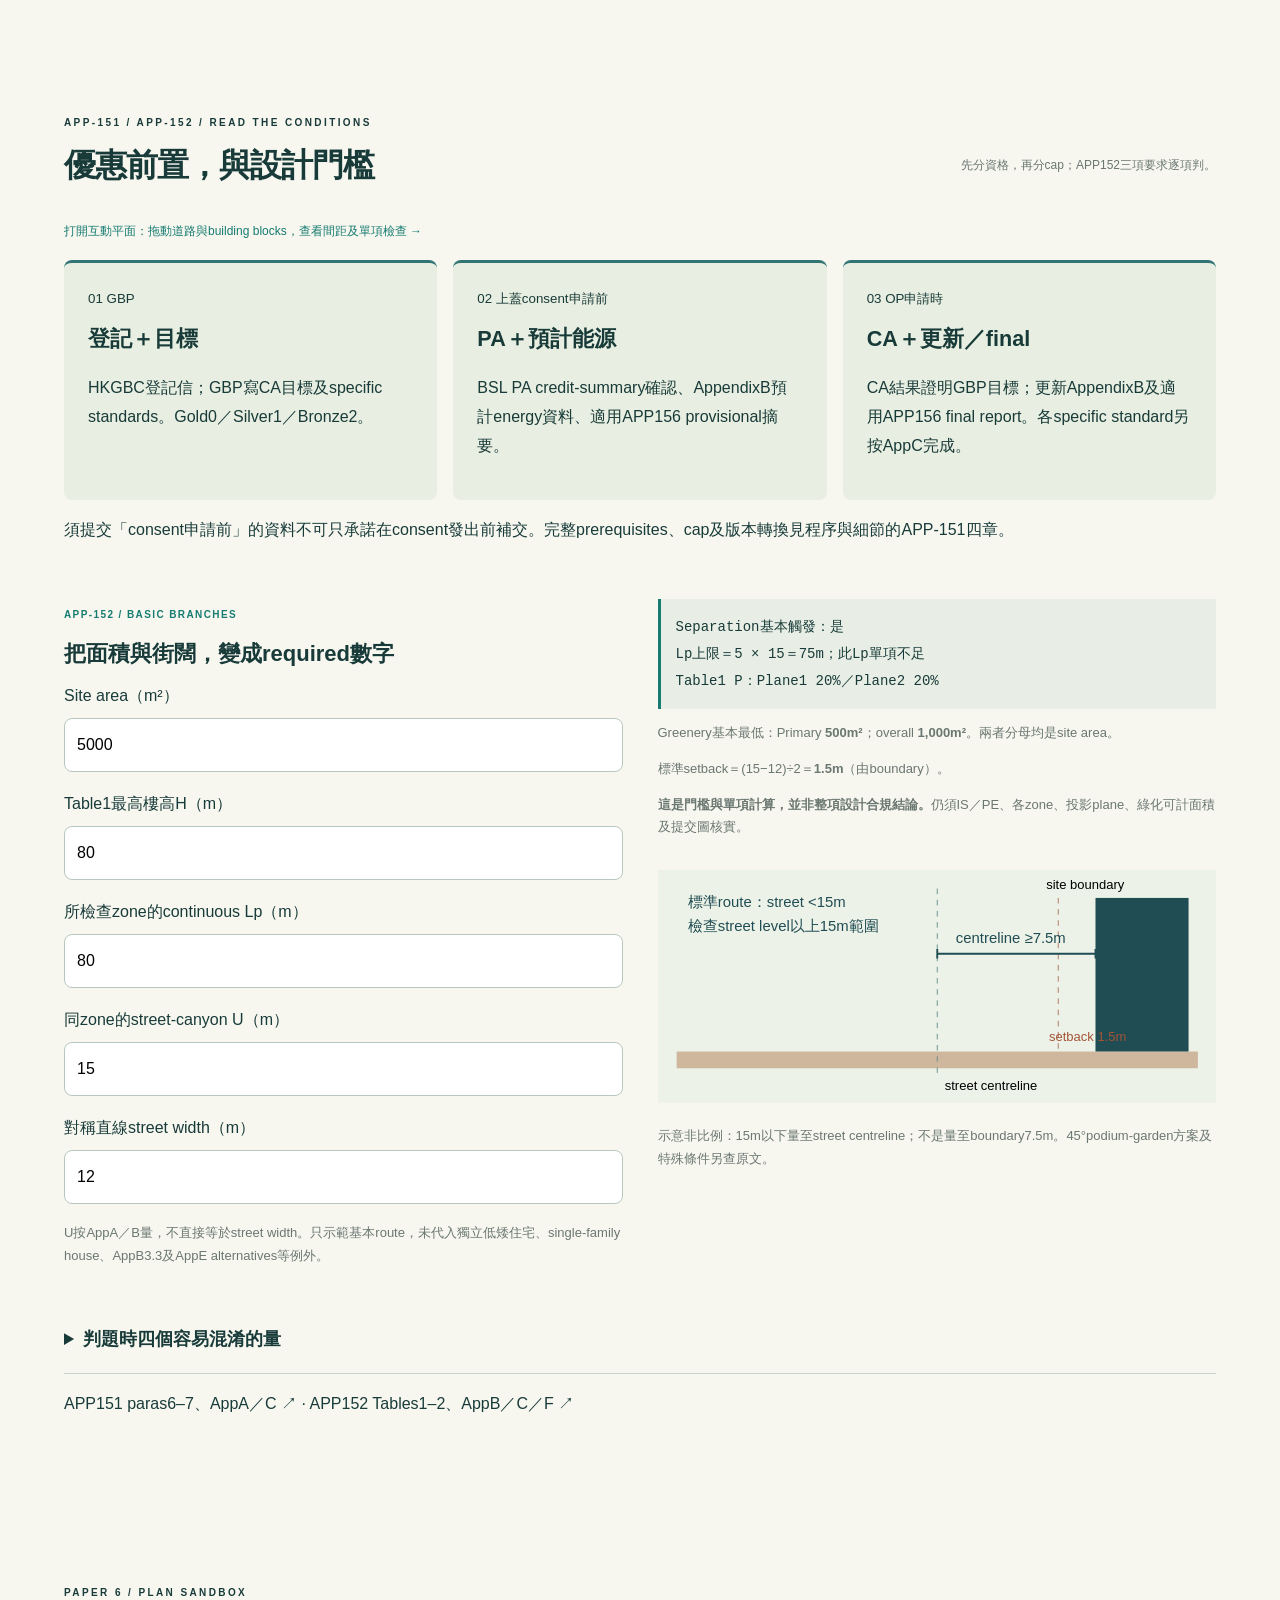
<file: design-check.html>
<!doctype html><html lang="zh-Hant"><head><meta charset="utf-8"><meta http-equiv="refresh" content="0;url=index.html#designEvidence"><title>築學｜設計交卷圖解</title></head><body><a href="index.html#designEvidence">返回築學的設計交卷圖解</a></body></html>
</file>
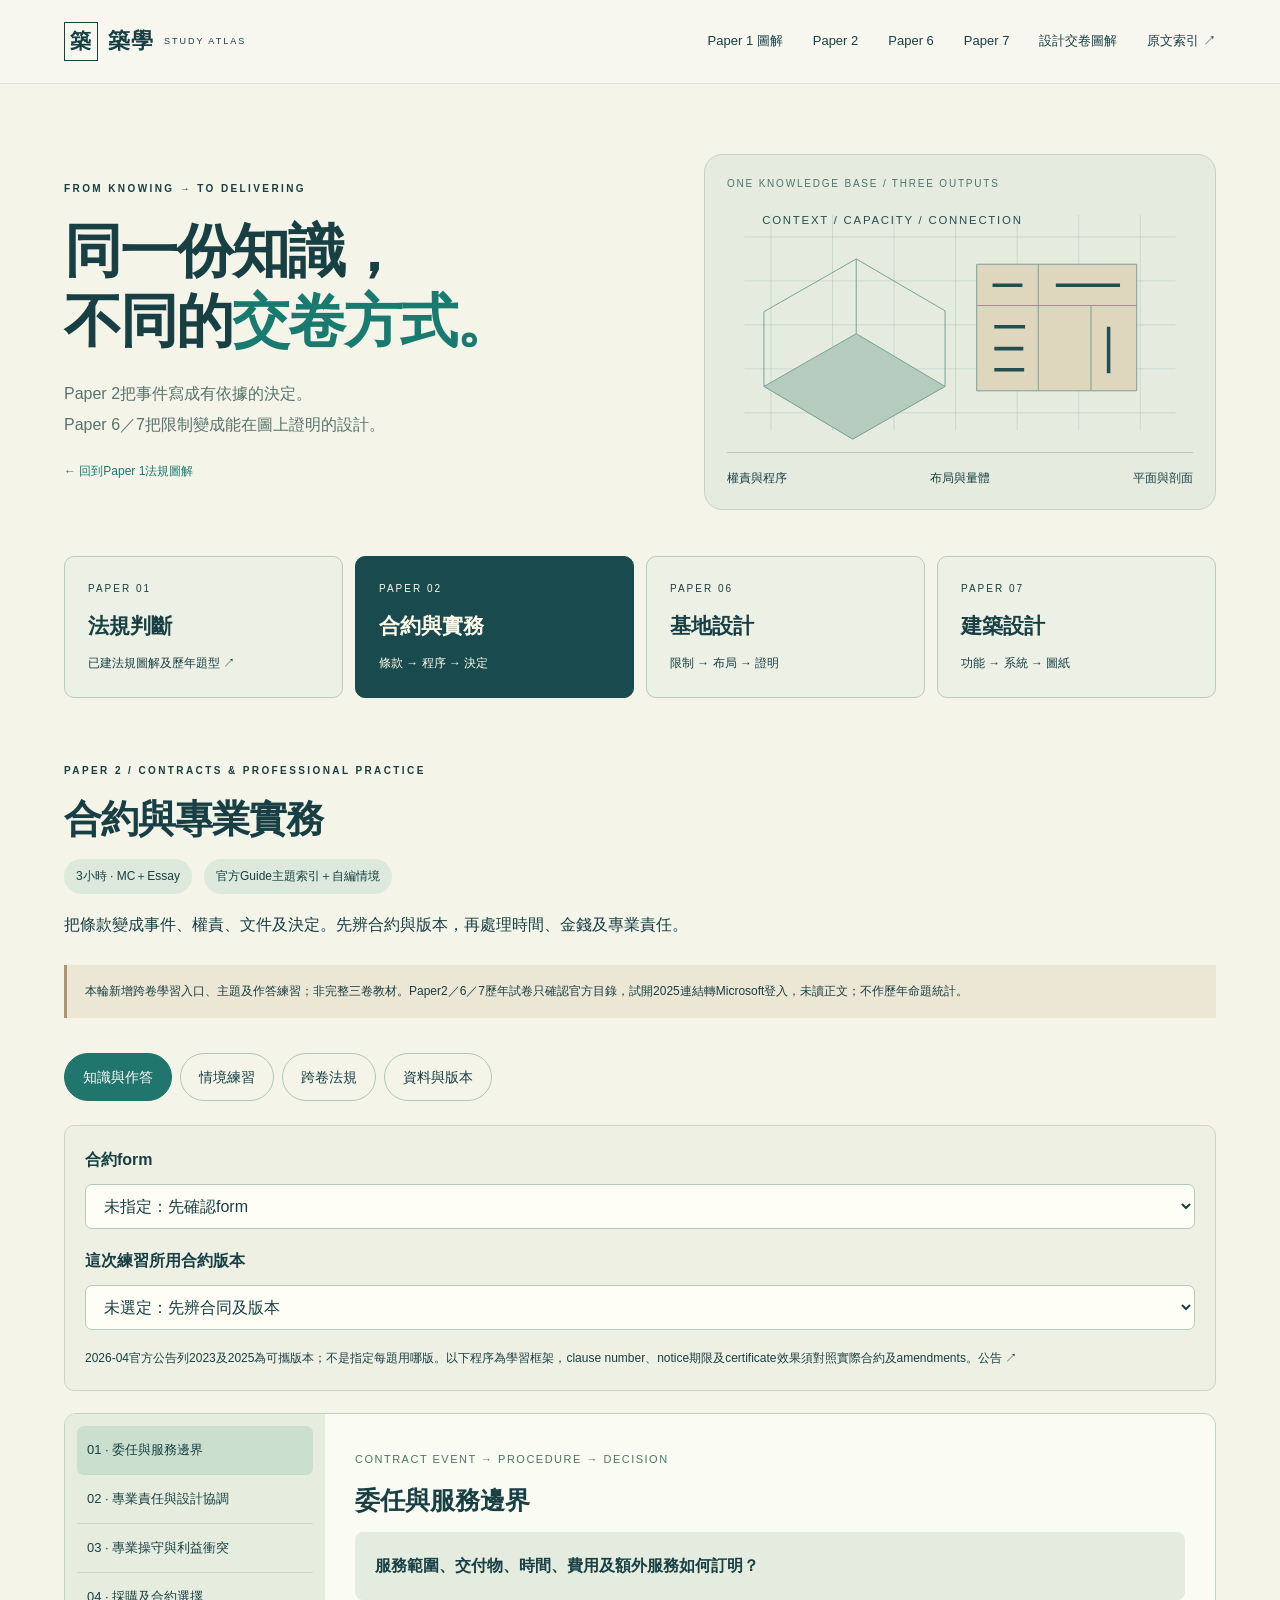
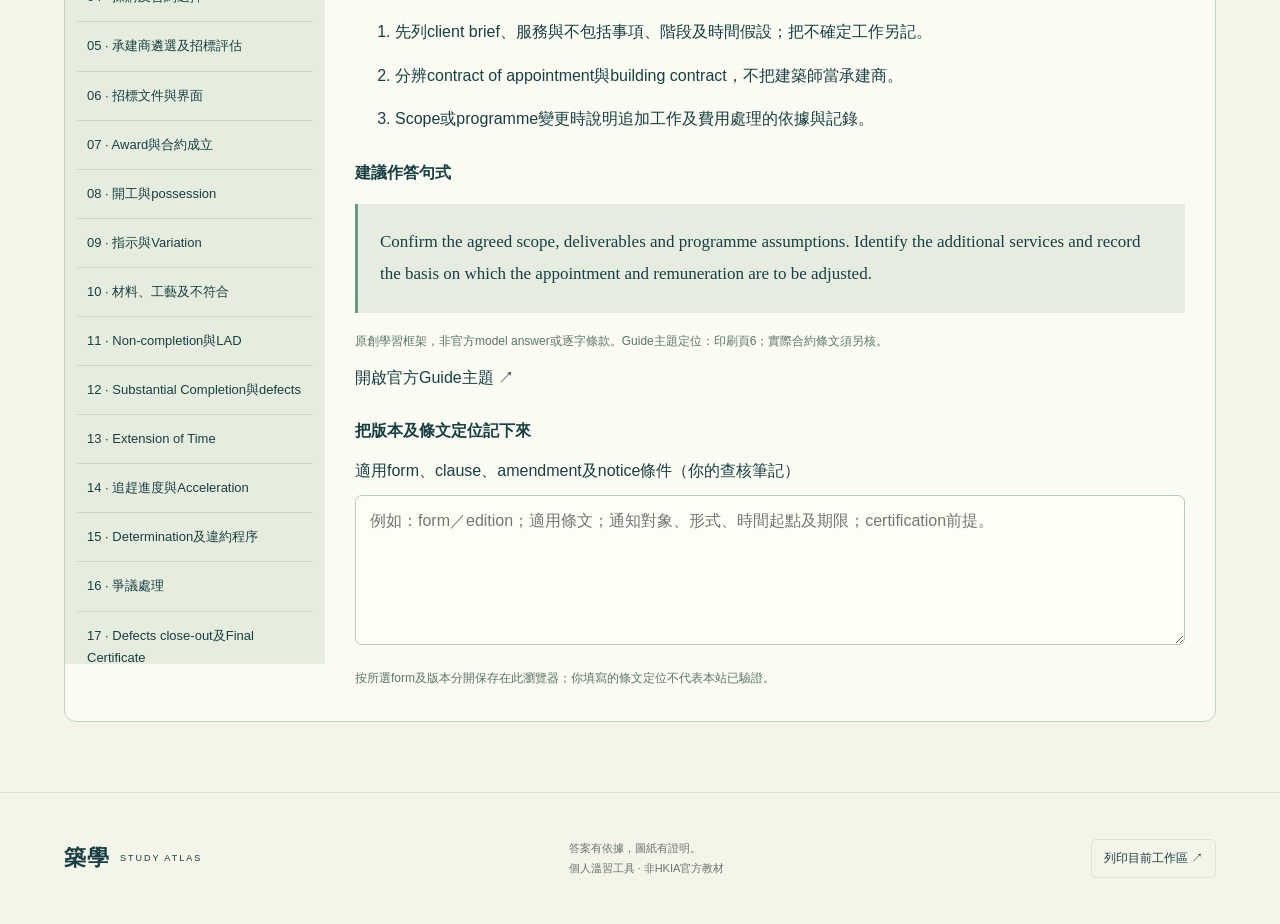
<file: papers.html>
<!doctype html><html lang="zh-Hant"><head><meta charset="utf-8"><meta name="viewport" content="width=device-width,initial-scale=1"><meta name="description" content="築學跨卷溫習：Paper2合約情境、Paper6基地設計、Paper7建築設計，連接Paper1共用法規及官方來源。"><title>築學｜Paper 2・6・7 跨卷工作區</title><link rel="stylesheet" href="style.css"><link rel="stylesheet" href="papers.css"></head><body class="papers-page"><header><a class="brand" href="index.html#home"><span class="brandmark">築</span> 築學 <small>STUDY ATLAS</small></a><nav aria-label="跨卷導覽"><a href="index.html#lab">Paper 1 圖解</a><a href="#paper2" data-paper-nav="2">Paper 2</a><a href="#paper6" data-paper-nav="6">Paper 6</a><a href="#paper7" data-paper-nav="7">Paper 7</a><a href="index.html#designEvidence">設計交卷圖解</a><a href="index.html#sources">原文索引 ↗</a></nav></header><main>
<section class="papers-hero"><div><div class="eyebrow">FROM KNOWING → TO DELIVERING</div><h1>同一份知識，<br>不同的<span>交卷方式。</span></h1><p>Paper 2把事件寫成有依據的決定。<br>Paper 6／7把限制變成能在圖上證明的設計。</p><a class="text-button" href="index.html#lab">← 回到Paper 1法規圖解</a></div><div class="paper-sketch" aria-hidden="true"><div class="sketch-heading">ONE KNOWLEDGE BASE / THREE OUTPUTS</div><svg viewBox="0 0 530 285"><g fill="none" stroke="#6d9990" stroke-width="1"><path d="M20 50H510M20 100H510M20 150H510M20 200H510M20 250H510M50 25V270M120 25V270M190 25V270M260 25V270M330 25V270M400 25V270M470 25V270" opacity=".25"/><path d="M42 220L147 160L248 220L143 280Z" fill="#b5cbbd"/><path d="M147 160V75L248 134V220M42 220V135L147 75"/><path d="M284 225V81H466V225ZM284 128H466M354 81V225M414 128V225" fill="#dfd6be"/><path d="M302 105H336M374 105H447M304 152H339M304 177H337M304 201H338M434 152V205" stroke="#244f50" stroke-width="4"/></g><text x="40" y="35" fill="#244f50" font-size="13" letter-spacing="2">CONTEXT / CAPACITY / CONNECTION</text></svg><div class="sketch-bottom"><span>權責與程序</span><span>布局與量體</span><span>平面與剖面</span></div></div></section>
<section class="paper-switch" aria-label="選擇考卷"><a class="paper-choice" href="index.html#lab"><small>PAPER 01</small><b>法規判斷</b><span>已建法規圖解及歷年題型 ↗</span></a><button class="paper-choice" data-paper="2"><small>PAPER 02</small><b>合約與實務</b><span>條款 → 程序 → 決定</span></button><button class="paper-choice" data-paper="6"><small>PAPER 06</small><b>基地設計</b><span>限制 → 布局 → 證明</span></button><button class="paper-choice" data-paper="7"><small>PAPER 07</small><b>建築設計</b><span>功能 → 系統 → 圖紙</span></button></section>
<section class="paper-workspace" id="paperWorkspace"><div id="paperHeading" aria-live="polite"></div><p class="paper-scope" id="paperScope"></p><div class="paper-view-tabs" role="tablist" aria-label="工作區內容"><button role="tab" data-view="learn" aria-selected="true">知識與作答</button><button role="tab" data-view="practice" aria-selected="false">情境練習</button><button role="tab" data-view="shared" aria-selected="false">跨卷法規</button><button role="tab" data-view="sources" aria-selected="false">資料與版本</button></div><div id="paperPanel" role="tabpanel" tabindex="-1"><p>載入跨卷資料…</p></div></section>
</main><footer><a class="brand" href="index.html#home">築學 <small>STUDY ATLAS</small></a><p>答案有依據，圖紙有證明。<br>個人溫習工具 · 非HKIA官方教材</p><button class="quiet" onclick="window.print()">列印目前工作區 ↗</button></footer><script src="paper-core.js"></script><script src="papers.js"></script></body></html>
</file>
<file: style.css>
:root{--ink:#183b39;--teal:#167b70;--paper:#f7f7f0;--muted:#6b7771;--line:#dce3d9;--peach:#eda78b;--yellow:#e8c86a}*{box-sizing:border-box}html{scroll-behavior:smooth;scroll-padding-top:100px}body{margin:0;background:var(--paper);color:var(--ink);font-family:Inter,"Noto Sans TC","PingFang TC","Microsoft JhengHei",sans-serif;line-height:1.75}button,input,textarea{font:inherit}button,a,input{touch-action:manipulation}button{cursor:pointer}a{color:inherit;text-decoration:none}header{height:84px;display:flex;align-items:center;justify-content:space-between;padding:0 5%;border-bottom:1px solid var(--line);background:#f7f7f0f5;position:sticky;top:0;z-index:5;backdrop-filter:blur(16px)}.brand{display:flex;align-items:center;gap:10px;font-weight:750;font-size:22px;letter-spacing:1px}.brandmark{border:1px solid var(--ink);padding:0 5px;font-size:21px}.brand small{font-size:9px;letter-spacing:2px;font-weight:500}nav{display:flex;gap:30px;font-size:13px}nav a:hover{color:var(--teal)}.quiet{background:transparent;border:1px solid var(--line);border-radius:5px;padding:8px 12px;font-size:12px;color:var(--ink)}.hero{display:grid;grid-template-columns:1fr 1fr;min-height:610px;max-width:1400px;margin:auto;padding:65px 5% 60px;gap:35px;align-items:center}.eyebrow{font-size:10px;letter-spacing:2.4px;font-weight:700;display:flex;align-items:center;gap:8px}.eyebrow i,.live i{height:6px;width:6px;background:var(--teal);border-radius:50%;display:inline-block}h1{font-size:clamp(38px,4.5vw,66px);letter-spacing:-2px;line-height:1.3;font-weight:650;margin:25px 0}h1 span{color:var(--teal)}.hero p{font-size:15px;color:var(--muted);line-height:2}.primary{background:var(--ink);color:white;padding:12px 22px;border:0;border-radius:5px;display:inline-flex;align-items:center;gap:30px;font-size:13px;margin-top:15px}.primary:hover{background:var(--teal)}.hero-meta{display:flex;gap:24px;font-size:10px;color:var(--muted);margin-top:36px}.hero-art{background:#e8eee5;border:1px solid #d7dfd4;border-radius:8px;position:relative;min-width:0;overflow:hidden;background-image:linear-gradient(#b6c9b91c 1px,transparent 1px),linear-gradient(90deg,#b6c9b91c 1px,transparent 1px);background-size:28px 28px}.art-top,.art-bottom{font-size:9px;letter-spacing:1px;padding:18px 20px;display:flex;justify-content:space-between}.art-top span{font-size:9px;letter-spacing:0;color:var(--muted)}#heroBuilding{width:100%;display:block}.art-bottom{justify-content:flex-start;gap:20px;letter-spacing:0}.dot{display:inline-block;width:7px;height:7px;border-radius:2px;margin-right:6px}.teal{background:var(--teal)}.peach{background:var(--peach)}.yellow{background:var(--yellow)}.floating-tag{position:absolute;bottom:95px;right:20px;font-size:12px;padding:12px 18px;background:#ffffffd9;border:1px solid white;box-shadow:0 10px 25px #163c3910;border-radius:4px}.floating-tag strong{font-size:16px}.intro-strip{border-top:1px solid var(--line);border-bottom:1px solid var(--line);padding:25px 5%;display:flex;align-items:center;justify-content:space-between;gap:30px}.intro-strip strong{font-size:15px;white-space:nowrap}.intro-strip p{font-size:12px;color:var(--muted);max-width:600px;margin:0}.section{padding:75px 5%;max-width:1400px;margin:auto}.section-head{display:flex;align-items:flex-end;justify-content:space-between;gap:25px;margin-bottom:28px}h2{font-size:32px;line-height:1.4;margin:12px 0 0;font-weight:600;letter-spacing:-1px}.section-head>p{font-size:12px;color:var(--muted)}.tabs{display:flex;border-bottom:1px solid var(--line);gap:8px;margin-top:35px;overflow:auto}.tabs button{white-space:nowrap;border:0;background:transparent;padding:15px 20px;color:var(--muted);font-size:13px;border-bottom:3px solid transparent}.tabs button[aria-selected=true]{color:var(--teal);border-color:var(--teal);background:#e8eee5}.lab-grid{display:grid;grid-template-columns:360px 1fr;border:1px solid var(--line);border-top:0;border-radius:0 0 8px 8px;overflow:hidden}.controls{padding:28px 30px;background:#fffdf6}.label{font-size:10px;letter-spacing:1.4px;color:var(--teal);font-weight:700}h3{font-size:22px;line-height:1.5;font-weight:600;margin:10px 0 12px}.controls p{font-size:12px;color:var(--muted)}.field{margin:20px 0}.field label{display:flex;justify-content:space-between;font-size:12px}.field output{font-weight:700;color:var(--ink);font-variant-numeric:tabular-nums}input[type=range]{width:100%;accent-color:var(--teal);height:22px;margin-top:8px}.assumption{font-size:10px;color:var(--muted);border-top:1px solid var(--line);padding-top:15px;margin-top:15px}.text-button{border:0;background:transparent;color:var(--teal);font-size:12px;padding:5px 0}.experiment{background:#eaf0e8;padding:22px 28px;min-width:0}.exp-top{display:flex;justify-content:space-between;font-size:9px;letter-spacing:1.5px}.live{letter-spacing:0;display:flex;gap:7px;align-items:center}.live i{animation:pulse 2s infinite}#visual{min-height:230px;display:flex;align-items:center;justify-content:center;flex-direction:column;padding:35px 0 20px}#result{border-top:1px solid #cad8cd;padding-top:20px;display:grid;grid-template-columns:repeat(3,1fr);gap:15px}.stat small{font-size:10px;display:block;color:var(--muted)}.stat strong{font-weight:500;font-size:30px;line-height:1.6;letter-spacing:-1px}.stat em{font-style:normal;font-size:12px}.bar-track{width:100%;height:85px;display:flex;border-radius:5px;overflow:hidden;background:#dce3d9}.bar-track>div{display:flex;justify-content:center;align-items:center;color:white;transition:width .5s;font-size:13px;min-width:0;overflow:hidden}.bar-d{background:var(--teal)}.bar-n{background:#bf795e}.visual-caption{font-size:12px;margin-top:16px;color:var(--muted);text-align:center}.capacity{display:flex;gap:5px;align-items:flex-end;height:160px;width:100%;max-width:450px}.capacity .column{flex:1;background:var(--teal);position:relative;transition:height .5s;min-height:25px;border-radius:4px 4px 0 0}.capacity .column:last-child{background:var(--peach)}.column span{position:absolute;bottom:100%;font-size:12px;padding-bottom:8px;width:100%;text-align:center}.parking-stack{width:95%;max-width:450px;display:flex;flex-direction:column;gap:8px}.parking-row{display:flex;gap:12px;align-items:center}.parking-row b{font-size:11px;width:58px;font-weight:500}.parking-floor{flex:1;padding:10px;background:var(--teal);border-radius:3px;color:white;font-size:12px;display:flex;justify-content:space-between}.parking-floor.half{background:linear-gradient(90deg,var(--teal) 50%,#c58568 50%)}.parking-floor.underground{background:#5c7771;border:1px dashed #eff2e9}.thresholds{width:100%;position:relative;padding:30px 0 15px}.threshold-track{height:16px;background:linear-gradient(90deg,#bcc9bb 0 6.6%,#e8c86a 6.6% 66%,#167b70 66%);border-radius:20px;position:relative}.threshold-pointer{position:absolute;top:-8px;width:3px;height:32px;background:var(--ink);transition:left .3s}.threshold-labels{display:flex;justify-content:space-between;margin-top:15px;font-size:10px}.reason-grid{display:grid;grid-template-columns:1fr 1fr;gap:35px;margin-top:30px}.reason-grid article{padding:25px 0}.reason-grid p{font-size:13px;color:var(--muted)}.formula{font-family:monospace;font-size:14px;padding:15px;background:#e8eee5;border-left:3px solid var(--teal);line-height:1.9}.answer-card{border-left:1px solid var(--line);padding-left:35px!important}.answer-card>p{font-family:Georgia,serif;font-size:17px;line-height:1.8;color:var(--ink)}.citation{font-size:11px;padding-top:15px;margin-top:15px;border-top:1px solid var(--line)}.citation a{color:var(--teal);text-decoration:underline}.citation blockquote{margin:12px 0;font-family:Georgia,serif;font-style:italic;font-size:13px}.citation small{color:var(--muted)}.notes-section{border-top:1px solid var(--line)}.search-wrap{background:white;border:1px solid var(--line);border-radius:5px;display:flex;gap:15px;padding:10px 18px;align-items:center}.search-wrap span{font-size:28px}.search-wrap input{width:100%;border:0;outline:none;background:transparent;font-size:13px}.search-wrap kbd{color:var(--muted);border:1px solid var(--line);padding:0 8px}.reader-layout{margin-top:25px;display:grid;grid-template-columns:285px 1fr;gap:35px}.reader-layout aside{max-height:760px;overflow:auto;border-right:1px solid var(--line);padding-right:18px}.chapter-link{border:0;background:transparent;width:100%;text-align:left;font-size:12px;padding:13px 12px;color:var(--muted);border-radius:3px;border-bottom:1px solid #dce3d94d}.chapter-link.active{background:#e4ede3;color:var(--ink);font-weight:700}.chapter-link .num{font-family:monospace;color:var(--teal);margin-right:8px}.chapter{min-width:0;padding:10px 5px;max-height:760px;overflow:auto;scroll-margin-top:100px}.chapter h2{font-size:28px;margin:10px 0 25px}.chapter p{font-size:14px}.chapter h4{font-size:17px;color:var(--teal);margin:24px 0 10px}.chapter table{border-collapse:collapse;font-size:12px;width:100%;margin:20px 0}.chapter td{border-bottom:1px solid var(--line);vertical-align:top;padding:12px 10px}.chapter tr:first-child{background:#e8eee5;font-weight:700}.table-scroll{overflow:auto}.chapter .en{background:#e8eee5;padding:20px;font-family:Georgia,serif;font-size:15px;border-radius:5px}.chapter .note{font-size:11px;color:var(--muted)}.chapter .note a{color:var(--teal);text-decoration:underline}.chapter-tools{display:flex;gap:12px;align-items:center;flex-wrap:wrap;margin-bottom:15px}.chapter-tools button{border:1px solid var(--line);background:transparent;padding:5px 12px;font-size:11px;border-radius:4px}.chapter-tools button.done{background:var(--teal);color:white}.practice-box{border:1px solid var(--line);border-radius:8px;display:grid;grid-template-columns:1fr 1fr;overflow:hidden}.practice-box>div{padding:30px}.practice-box p{font-size:12px;color:var(--muted)}textarea{background:#fffdf6;border:1px solid var(--line);padding:15px;width:100%;border-radius:5px;font-size:13px;color:var(--ink);resize:vertical}.practice-actions{display:flex;gap:15px;align-items:center;flex-wrap:wrap}.model{background:#e8eee5;display:flex;flex-direction:column;justify-content:center}.model ol{padding-left:20px;font-size:13px}.source-note{font-size:12px;color:var(--muted);max-width:800px}.source-grid{display:grid;grid-template-columns:repeat(3,1fr);gap:12px;margin-top:30px}.source-link{display:flex;gap:12px;padding:18px;border:1px solid var(--line);border-radius:5px;font-size:12px;align-items:flex-start;background:#ffffff50}.source-link:hover{background:#e8eee5;border-color:#9eb7a8}.source-link span{font-family:monospace;font-size:10px;color:var(--teal)}.source-link b{font-weight:500;flex:1}.source-link em{font-style:normal;color:var(--teal)}footer{border-top:1px solid var(--line);padding:35px 5%;display:flex;justify-content:space-between;align-items:center;gap:20px}footer p{font-size:11px;color:var(--muted)}#toast{position:fixed;bottom:20px;left:50%;transform:translateX(-50%);background:var(--ink);color:white;padding:10px 20px;border-radius:4px;opacity:0;pointer-events:none;font-size:12px;transition:opacity .2s}.is-paused *{animation-play-state:paused!important;scroll-behavior:auto!important}.floor{animation:rise 1.2s both;animation-delay:calc(var(--i)*.05s)}@keyframes rise{from{transform:translateY(-20px);opacity:0}to{transform:translateY(0);opacity:1}}@keyframes pulse{50%{opacity:.3}}button:focus-visible,a:focus-visible,input:focus-visible,textarea:focus-visible{outline:3px solid #d7a13d;outline-offset:4px}@media(prefers-reduced-motion:reduce){*{animation:none!important;transition:none!important;scroll-behavior:auto!important}}@media(max-width:900px){header{height:70px}.brand small{display:none}nav{gap:15px;font-size:11px}.hero{padding-top:35px;gap:20px;min-height:500px}.hero-meta{gap:10px;flex-wrap:wrap}.floating-tag{display:none}.art-top{font-size:8px;padding:12px}.art-top span{display:none}.lab-grid{grid-template-columns:300px 1fr}.source-grid{grid-template-columns:repeat(2,1fr)}.intro-strip{align-items:flex-start;flex-direction:column;gap:10px}.reader-layout{grid-template-columns:220px 1fr;gap:20px}.stat strong{font-size:24px}}@media(max-width:620px){header{padding:0 5%;gap:15px}.brand{font-size:18px}nav{gap:12px}nav a:nth-child(3),nav a:nth-child(4){display:none}#motion{font-size:10px;padding:6px}.hero{grid-template-columns:1fr;padding-bottom:30px}.hero-art{margin-top:15px}.hero-art svg{max-height:350px}.hero h1{font-size:43px}.hero-meta{margin-top:25px}.section{padding:50px 5%}.section-head{align-items:flex-start;flex-direction:column;gap:0}h2{font-size:28px}.lab-grid,.reason-grid,.practice-box{grid-template-columns:1fr}.controls{padding:25px}.experiment{padding:22px}#result{gap:8px}.stat strong{font-size:24px}.reason-grid{gap:0}.answer-card{border-left:0;border-top:1px solid var(--line);padding-left:0!important}.reader-layout{grid-template-columns:1fr}.reader-layout aside{max-height:220px;border-right:0;border-bottom:1px solid var(--line);padding:0}.chapter{max-height:none}.source-grid{grid-template-columns:1fr}.intro-strip strong{white-space:normal}.chapter h2{font-size:25px}.art-bottom{font-size:9px;gap:15px}footer{flex-wrap:wrap}.tabs button{padding:12px;font-size:12px}.practice-box>div{padding:25px}}@media print{header,.hero,.intro-strip,#lab,#practice,footer,.search-wrap,.reader-layout aside,.chapter-tools,#motion{display:none}.section{padding:10px}.reader-layout{display:block}.chapter{max-height:none;overflow:visible}.source-grid{display:block}.source-link{break-inside:avoid}.source-link a:after{content:attr(href)}}
.diagram-section{border-top:1px solid var(--line)}.diagram-layout{display:grid;grid-template-columns:230px 1fr;border:1px solid var(--line);border-radius:8px;overflow:hidden;background:#fffdf6}.diagram-menu{padding:20px 12px;border-right:1px solid var(--line);background:#eef1e8}.diagram-menu .group{font-size:9px;letter-spacing:2px;padding:15px 12px 8px;color:var(--teal)}.diagram-menu button{display:block;width:100%;border:0;text-align:left;padding:12px;background:none;color:var(--muted);font-size:12px;border-radius:4px}.diagram-menu button[aria-current=true]{background:var(--ink);color:white}.diagram-menu button small{opacity:.6;margin-right:8px;font-family:monospace}.diagram-work{padding:25px 30px;min-width:0}.diagram-toolbar{display:flex;justify-content:space-between;gap:15px;align-items:center}.diagram-work>h3{font-size:25px}.diagram-work>p{font-size:13px;color:var(--muted)}.diagram-controls{display:grid;grid-template-columns:repeat(2,1fr);gap:0 25px}.diagram-controls .field{margin:12px 0}.diagram-controls select{width:100%;padding:7px;background:white;border:1px solid var(--line);color:var(--ink);border-radius:4px;margin-top:8px;font-size:12px}.drawing-wrap{position:relative;background:#eaf0e8;border:1px solid var(--line);border-radius:5px;margin:20px 0;overflow:hidden}.drawing-wrap svg{width:100%;height:auto;display:block}.drawing-note{position:absolute;bottom:8px;right:12px;color:var(--muted);font-size:9px}#drawing text{font-family:"Noto Sans TC","Microsoft JhengHei",sans-serif;fill:var(--ink);font-size:12px}#drawing .dim{stroke:#547e76;stroke-width:1.2;fill:none;marker-start:url(#dimStart);marker-end:url(#dimEnd)}#drawing .guide{stroke:#7f9a8d;stroke-width:1;stroke-dasharray:5 5;fill:none}#drawing .measure{fill:var(--teal);font-size:11px}#drawing .alert-label{fill:#a3563b}#drawing .route{fill:none;stroke:#168879;stroke-width:4;stroke-dasharray:8 5;animation:routeFlow 2s linear infinite}#drawing .fire{fill:#d78765;opacity:.8;animation:pulse 2s ease-in-out infinite}#drawing .obstruction{fill:#dca086;stroke:#aa765f}#drawing .wall{fill:#8fa89a;stroke:#547d6d}#drawing .sky{fill:#b7d5c0;opacity:.6}#drawing .boundary{stroke:#b17a60;stroke-dasharray:7 5;stroke-width:2;fill:none}#drawing .caption{font-size:10px;fill:#61766c}#drawing.no-labels .annotation{display:none}.drawing-status{display:flex;align-items:center;gap:12px;padding:13px 16px;background:#e5ede3;border-left:3px solid var(--teal);font-size:12px}.drawing-status.warning{background:#f5e9dc;border-color:#bc7150}.drawing-status b{font-size:16px;white-space:nowrap}.diagram-bottom{display:grid;grid-template-columns:1fr 1fr;gap:25px;margin-top:25px}.diagram-bottom p,.diagram-bottom li{font-size:12px;line-height:1.9}.diagram-bottom ul{padding-left:18px}.diagram-bottom a{color:var(--teal);text-decoration:underline}.diagram-answer{font-family:Georgia,serif;font-size:15px!important}.diagram-source{font-size:10px;color:var(--muted);border-top:1px solid var(--line);padding-top:12px}.diagram-source blockquote{font-family:Georgia,serif;font-size:12px;margin:8px 0}.diagram-work svg .moving{transition:all .35s}.diagram-footnote{font-size:10px;color:var(--muted);margin-top:8px}@keyframes routeFlow{to{stroke-dashoffset:-26}}@media(max-width:900px){.diagram-layout{grid-template-columns:180px 1fr}.diagram-work{padding:20px}.diagram-bottom{grid-template-columns:1fr}}@media(max-width:620px){.diagram-layout{grid-template-columns:1fr}.diagram-menu{display:flex;overflow:auto;gap:7px;padding:10px;border-right:0;border-bottom:1px solid var(--line)}.diagram-menu .group{display:none}.diagram-menu button{white-space:nowrap;width:auto;padding:10px;font-size:11px}.diagram-controls{grid-template-columns:1fr}.diagram-work{padding:18px}.diagram-work>h3{font-size:22px}.drawing-status{align-items:flex-start;flex-direction:column;gap:2px}.diagram-toolbar .label{font-size:9px}header nav a:nth-child(3){display:none}}@media print{.diagram-section{display:none}}
.deep-layout{display:grid;grid-template-columns:260px 1fr;gap:30px;margin-top:25px}.deep-layout aside{max-height:950px;overflow:auto;border-right:1px solid var(--line);padding-right:15px}.deep-group{font-size:10px;color:var(--teal);letter-spacing:1px;margin:20px 10px 7px}.deep-layout aside button{display:block;width:100%;text-align:left;font-size:12px;border:0;border-bottom:1px solid var(--line);background:transparent;color:var(--muted);padding:12px 10px;border-radius:4px}.deep-layout aside button span{color:var(--teal);font-family:monospace;margin-right:8px}.deep-layout aside button.active{background:#e2ecdf;color:var(--ink);font-weight:650}#deepArticle{max-height:950px;overflow:auto;padding:12px 10px;min-width:0}#deepArticle h2{font-size:28px;margin:12px 0 20px}#deepArticle h3{font-size:18px;margin:28px 0 12px}#deepArticle p,#deepArticle li{font-size:13px}#deepArticle table{width:100%;font-size:12px;border-collapse:collapse;margin:20px 0}#deepArticle td,#deepArticle th{padding:12px 10px;vertical-align:top;border-bottom:1px solid var(--line);text-align:left}#deepArticle th{background:#e4ece0}#deepArticle .focus-row{background:#eff1e5}#deepArticle ol,#deepArticle ul{padding-left:20px}.deep-trigger{color:var(--muted);padding-bottom:20px}.deep-pair{display:grid;grid-template-columns:1fr 1fr;gap:25px}.trap-box{background:#f3e7d9;padding:20px;border-radius:5px}.trap-box .label{color:#9b6649}.scenario{margin-top:25px;border:1px solid var(--line);border-radius:5px;overflow:hidden}.scenario summary{cursor:pointer;padding:20px;font-size:14px;list-style:none}.scenario summary span{display:block;color:var(--teal);font-size:11px;margin-top:7px}.scenario .en{background:#e7eee2;padding:20px;font-family:Georgia,serif;font-size:15px!important;margin:0}.scenario>small{display:block;padding:15px;font-size:10px;color:var(--muted)}.deep-sources{border-top:1px solid var(--line);margin-top:30px;padding-top:10px}.deep-sources a{display:block;color:var(--teal);font-size:12px;text-decoration:underline;margin:7px 0}.deep-sources p{font-size:10px!important;color:var(--muted)}.deep-sources blockquote{margin:15px 0;font-family:Georgia,serif;font-size:17px}.process-map{display:flex;gap:9px;margin:20px 0}.stage{flex:1;min-width:0;border:1px solid var(--line);background:#e6eee0;border-radius:5px;padding:15px 10px;text-align:left;color:var(--ink)}.stage span{display:block;font:10px monospace;color:var(--teal)}.stage b{display:block;font-size:13px;margin:10px 0}.stage small{font-size:10px;line-height:1.7;display:block}.stage.active{background:var(--ink);color:white;border-color:var(--ink)}.stage.active span{color:#9bc8b5}.focus-detail{padding:15px 20px;background:#e6eee0;border-left:3px solid var(--teal);margin:15px 0}.focus-detail b{font-size:14px}.focus-detail p{margin:5px 0 0}.zone-map{display:grid;grid-template-columns:repeat(4,1fr);gap:8px;padding:15px;background:#e8eee3;transform:perspective(1000px) rotateX(9deg);margin:20px 0}.zone-tile{background:var(--zone);border:2px solid transparent;padding:25px 10px;border-radius:4px;text-align:left;color:var(--ink)}.zone-tile b{font-size:22px;font-weight:500}.zone-tile small{display:block;font-size:9px}.zone-tile.active{border-color:var(--ink);transform:translateY(-5px);box-shadow:0 6px 0 #193b391c}.form-map{display:grid;grid-template-columns:repeat(4,1fr);gap:8px}.form-map button,.detail-metrics button{border:1px solid var(--line);background:#eef1e5;text-align:left;padding:15px;border-radius:5px;color:var(--ink)}.form-map button b{display:block;font:18px monospace}.form-map button small{font-size:10px;display:block;margin-top:8px}.form-map button.active,.detail-metrics button.active{background:#cee0cf;border-color:var(--teal)}.detail-metrics{display:grid;grid-template-columns:1fr 1fr;gap:10px}.detail-metrics button span{display:block;font:10px monospace;color:var(--teal)}.detail-metrics button b{display:block;margin:8px 0;font-size:14px}.detail-metrics button small{font-size:11px;display:block}.schedule-map{display:flex;gap:10px}.schedule-map button{border:1px solid var(--line);background:#e5ebdf;flex:1;padding:12px 8px;border-radius:4px;text-align:left;min-width:0;color:var(--ink)}.schedule-map button.active{border-color:var(--teal);background:#cfe0ce}.strata{display:block;height:60px;background:repeating-linear-gradient(165deg,#d1bc9b 0 12px,#abbc9d 12px 24px,#849e8a 24px 36px);border-radius:4px}.schedule-map button b{display:block;margin-top:12px;font-size:13px}.schedule-map button small{display:block;font-size:10px}.scope-map{display:flex;gap:30px;align-items:center;padding:20px;background:#e7eee1;border-radius:5px}.scope-building{width:140px;flex-shrink:0;background:#aecfbd;padding:15px;transform:skewY(-5deg);border-right:12px solid #568d79}.scope-building span{font-size:11px}.scope-building i{display:block;height:16px;border-bottom:3px solid #ecf1e7;margin:6px 0}.scope-building b{font-size:11px}.scope-map>div:last-child strong{font-size:15px}.scope-map p{font-size:12px!important}.scope-chip{font-size:10px;padding:5px 8px;margin:3px;border:1px solid #a3bbac;display:inline-block;border-radius:20px}@media(max-width:900px){header nav{gap:15px}.deep-layout{grid-template-columns:210px 1fr}.process-map{flex-wrap:wrap}.stage{flex:1 0 100px}.deep-pair{grid-template-columns:1fr}.zone-map{grid-template-columns:repeat(3,1fr)}.scope-map{gap:15px}.scope-building{width:100px}.form-map{grid-template-columns:repeat(3,1fr)}}@media(max-width:620px){.deep-layout{grid-template-columns:1fr}.deep-layout aside{max-height:230px;border-right:0;border-bottom:1px solid var(--line);padding:0}#deepArticle{max-height:none;padding:10px 0}#deepArticle h2{font-size:25px}.detail-metrics{grid-template-columns:1fr}.schedule-map{flex-wrap:wrap}.schedule-map button{flex:1 0 90px}.zone-map{grid-template-columns:repeat(2,1fr)}.form-map{grid-template-columns:repeat(2,1fr)}.scope-map{align-items:flex-start}.scope-building{width:85px;padding:10px}}@media print{#deep{display:none}}
@media(min-width:621px){.diagram-menu{max-height:1250px;overflow:auto}}@media(max-width:620px){header nav a{display:none!important}header nav a[href="#diagrams"],header nav a[href="#deep"]{display:inline!important}header nav{gap:12px}}
.homework-list{display:grid;gap:12px}.homework-card{border:1px solid var(--line,#d4ded2);border-radius:12px;background:#fafbf5;overflow:hidden}.homework-card summary{display:flex;gap:18px;align-items:center;padding:22px;cursor:pointer;list-style:none}.homework-card summary::-webkit-details-marker{display:none}.hw-number{font-size:23px;color:#167b70;min-width:48px}.hw-open{margin-left:auto;white-space:nowrap;color:#527e72;font-size:12px}.hw-body{padding:0 26px 26px;max-width:1050px}.hw-body .en{line-height:1.85;padding:20px;background:#eaf1e7;border-radius:8px}.homework-card[open] summary{border-bottom:1px solid #d4ded2}.homework-card .deep-trigger{margin-top:24px}@media(max-width:650px){.homework-card summary{padding:16px;gap:10px}.hw-open{display:none}.hw-body{padding:0 16px 18px}header nav{overflow:auto}}@media print{.homework-card .hw-body{display:block}.homework-card{break-inside:avoid}}
[hidden]{display:none!important}#formulaLab svg{width:100%;height:auto}.field select{width:100%;padding:12px;border:1px solid #a9c4b4;background:#f8faf0;border-radius:6px;color:#244b40;font:inherit}.formula-steps{display:grid;gap:12px;margin:26px 0}.formula-steps>div{display:grid;grid-template-columns:1fr auto;gap:7px 14px;border-bottom:1px solid #c3d6c4;padding:14px}.formula-steps small{grid-column:1/-1;color:#58776c;letter-spacing:1px}.formula-steps strong{font-size:26px;color:#176f64}.formula-steps span{font-size:12px;align-self:end}.formula-steps em{font-size:12px;font-style:normal}.input-bars label{display:block;font-size:13px;margin:14px 0 8px}.input-bars i{display:block;min-height:22px;background:#167b70;border-radius:3px;transition:width .25s ease}#formulaLab .formula{white-space:pre-line}#formulaLab li{margin:10px 0;line-height:1.7}.tabs{flex-wrap:wrap}@media(max-width:650px){.formula-steps>div{grid-template-columns:1fr}.formula-steps span{grid-column:1}.formula-steps strong{font-size:23px}}
.exam-layout{display:grid;grid-template-columns:285px minmax(0,1fr);border:1px solid #c5d6c5;border-radius:12px;overflow:hidden;background:#fafbf5}.exam-layout>aside{padding:14px;background:#edf2e7}.exam-layout>article{padding:32px;max-height:1000px;overflow:auto;scroll-margin-top:100px}.exam-layout>aside button{width:100%;display:grid;grid-template-columns:28px 1fr;gap:7px 10px;text-align:left;background:transparent;border:0;border-bottom:1px solid #ccd8c8;padding:16px 10px;cursor:pointer;color:#2d4e43}.exam-layout>aside small{grid-column:2;font-size:11px;line-height:1.6}.exam-layout>aside button.active{background:#d4e5d5;border-radius:6px}.exam-layout>aside b{font-size:14px;line-height:1.6}.exam-provenance{font-size:12px;background:#edf2e8;padding:16px;border-left:3px solid #7c9e8a;line-height:1.8}.exam-provenance p{margin:5px 0}.exam-focus{padding:20px 0}.exam-focus p{font-size:17px;font-weight:600}.exam-scenario{background:#e3ecdf;padding:22px;border-radius:10px;line-height:1.95}.exam-task{margin:24px 0}.exam-task label{display:block;line-height:1.8;margin-bottom:10px}.exam-task b{color:#167b70;margin-right:8px}.exam-task textarea,.exam-reflect textarea{width:100%;box-sizing:border-box;background:#fffef6;border:1px solid #b7cdb9;border-radius:8px;line-height:1.8;padding:14px;font:inherit;resize:vertical}.exam-actions{display:flex;flex-wrap:wrap;gap:14px;align-items:center;margin:22px 0}.exam-actions small{flex-basis:100%;color:#647c6e;font-size:11px}.exam-answer{padding:16px 0 26px;border-bottom:1px solid #c2d4c0}.exam-answer h3{font-size:21px;line-height:1.6}.exam-answer li{line-height:1.95;margin:10px 0}.exam-answer .en{background:#e8eee1;border-radius:8px;padding:20px;line-height:1.9}.exam-checks{display:grid;gap:10px;padding:18px;background:#f1f4ea;border-radius:8px}.exam-checks label{display:flex;gap:10px;font-size:14px;line-height:1.7;align-items:flex-start}.exam-checks input{accent-color:#167b70;width:17px;height:17px;margin-top:3px;flex-shrink:0}.exam-reflect{padding:25px 0}.exam-reflect label{display:block;margin-bottom:12px}.exam-reflect p{font-size:12px;color:#58786a}.exam-audit{margin:18px 0 25px;border:1px solid #b9cdbb;border-radius:8px;padding:18px;background:#edf2e7}.exam-audit summary{cursor:pointer;font-weight:600}.exam-audit td,.exam-audit th{font-size:12px;line-height:1.8}@media(max-width:850px){.exam-layout{grid-template-columns:1fr}.exam-layout>aside{display:flex;overflow-x:auto;gap:8px}.exam-layout>aside button{min-width:225px;max-width:225px}.exam-layout>article{padding:20px;max-height:none;overflow:visible}.exam-actions .primary{font-size:13px}.exam-answer h3{font-size:19px}}@media print{.exam-layout{display:block}.exam-layout>aside{display:none}.exam-layout>article{max-height:none;overflow:visible}.exam-task textarea{min-height:100px}}
#formulaLab select,#formulaLab input[type=number]{display:block;width:100%;padding:12px;margin:8px 0 18px;border:1px solid #b8c8bf;border-radius:8px;background:#fff;color:#183e43;font:inherit}#formulaLab table{width:100%;border-collapse:collapse;min-width:430px}#formulaLab th,#formulaLab td{padding:12px 8px;border-bottom:1px solid #ccd8cf;text-align:left}#formulaLab label{line-height:1.6}#fc-combined{padding:16px;background:#e8eee5;margin-top:16px}#formulaLab>.answer-card{padding:28px;margin-top:20px}
#amendments input[type=number]{display:block;padding:12px;width:100%;margin:8px 0 20px;border:1px solid #acbeb4;border-radius:8px;font:inherit}
#legalSearch,#categorySearch{display:block;width:100%;padding:14px;margin:10px 0 25px;border:1px solid #b8c8bf;border-radius:8px;background:white;font:inherit}.category-item{padding:18px 0;border-bottom:1px solid #c5d2c8}.category-item summary{cursor:pointer;font-weight:700;font-size:1.12rem}.category-item .reason-grid{margin:18px 0}.category-item .reason-grid article{padding:20px}#legalCards article{padding:24px}#legalCards .en{font-family:Georgia,serif;font-size:1.13rem;line-height:1.8;color:#163e45}#categoryReference{margin-top:36px}
.source-spotlight{display:grid;grid-template-columns:repeat(3,1fr);gap:16px;margin:24px 0}.source-spotlight a{display:flex;flex-direction:column;gap:12px;padding:24px;background:#163f45;color:#f1f5e9;border-radius:12px;text-decoration:none}.source-spotlight small{color:#b7d6c4}.source-spotlight b{font-size:1.25rem}.source-spotlight span{line-height:1.7}#sourceSearch{display:block;width:100%;padding:14px;border:1px solid #b8c8bf;border-radius:8px;background:white;margin:10px 0 18px;font:inherit}.source-filters{display:flex;flex-wrap:wrap;gap:10px;align-items:center;margin-bottom:24px}@media(max-width:760px){.source-spotlight{grid-template-columns:1fr}}
.green-milestones{display:grid;grid-template-columns:repeat(3,1fr);gap:16px}.green-milestones article{background:#e8eee1;padding:24px;border-top:3px solid #317474;border-radius:8px}.green-milestones small,.green-milestones b{display:block;margin-bottom:10px}.green-milestones b{font-size:1.35rem}.green-milestones p{line-height:1.8}.sbd-fields input{display:block;width:100%;padding:12px;margin:8px 0 18px;border:1px solid #b8c8bf;border-radius:8px;font:inherit;background:white}#sbd-drawing{width:100%;height:auto;margin-top:18px}@media(max-width:760px){.green-milestones{grid-template-columns:1fr}}
.paper-entry-section{padding:45px 7vw 55px;background:#e7eddf;border-top:1px solid #ccdac6;border-bottom:1px solid #ccdac6}.paper-entry-section .section-head{margin-bottom:24px}.paper-entry-section h2{font-size:clamp(26px,3vw,39px)}.paper-entry-grid{display:grid;grid-template-columns:repeat(4,minmax(0,1fr));gap:14px}.paper-entry-grid a{display:flex;flex-direction:column;gap:14px;padding:25px 22px;background:#fafbf1;border:1px solid #b9ccb9;border-radius:10px;color:#214e49;text-decoration:none;transition:transform .2s,background .2s}.paper-entry-grid a:hover{transform:translateY(-3px);background:#fefdf3}.paper-entry-grid a:first-child{background:#205752;color:#f8f7e9}.paper-entry-grid small{font-size:10px;letter-spacing:2px}.paper-entry-grid b{font-size:21px;line-height:1.4}.paper-entry-grid span{font-size:13px;line-height:1.8}.paper-entry-grid em{margin-top:auto;font-style:normal;font-size:12px}.paper-entry-section .source-note{margin:22px 0 0}@media(max-width:900px){.paper-entry-grid{grid-template-columns:repeat(2,minmax(0,1fr))}}@media(max-width:500px){.paper-entry-section{padding:30px 5vw}.paper-entry-grid{grid-template-columns:1fr}.paper-entry-grid a{gap:10px;padding:22px}}
</file>
<file: design-check.css>
.dc{padding-top:65px;padding-bottom:65px;scroll-margin-top:85px}.dc h1{font-size:clamp(44px,7vw,86px);line-height:1.12;letter-spacing:-3px;margin:20px 0}.dc .intro{font-size:19px;max-width:700px;line-height:1.8}.dc-toolbar{display:flex;flex-wrap:wrap;gap:12px;margin:30px 0}.dc button,.dc select{font:inherit;border:1px solid #9cb8a8;background:#f4f6e9;padding:12px 16px;border-radius:8px;cursor:pointer;color:#174e4e}.dc button[aria-pressed=true],.dc #dc-menu button.active{background:#205956;color:white}.dc button:focus-visible,.dc a:focus-visible,.dc input:focus-visible{outline:3px solid #ce9558;outline-offset:3px}.dc-notice{font-size:13px;line-height:1.8;color:#526c61}.strategy{padding:26px;background:#dce9d8;border-radius:14px;margin:24px 0}.strategy h2{font-size:28px}.strategy p,.strategy details{line-height:1.9}.strategy span,.dc-kicker{font-size:11px;letter-spacing:2px}.strategy summary{cursor:pointer;font-weight:bold}.dc-layout{display:grid;grid-template-columns:210px minmax(0,1fr);gap:25px;margin:20px 0}.dc #dc-menu{display:flex;flex-direction:column;gap:8px}.dc #dc-menu button{text-align:left}.dc #dc-scene{min-width:0;background:#f8f8ee;border:1px solid #ced9c6;border-radius:15px;padding:25px}.dc h2{margin:10px 0 16px}.dc-svg{width:100%;height:auto;background:#e8eee0;border-radius:10px}.dc-svg text{font:15px sans-serif;fill:#174e4e}.dc-svg .dim text{font-weight:bold;fill:#a05d28}.dc-svg .dim{transition:opacity .25s}.dc-svg.hide-labels .dim{opacity:0}.dc-svg .flow{stroke-dasharray:9 7;animation:route 2.6s linear infinite}.dc-svg .building{fill:#b9cfbf;stroke:#295d58;stroke-width:2}.dc-svg .dim line,.dc-svg .dim path{stroke:#b4763c;stroke-width:1.6;fill:none}.dc-tags{display:flex;flex-wrap:wrap;gap:8px;margin:15px 0}.dc-tags span{background:#e5ddc5;border-radius:5px;padding:6px 9px;font-size:12px}.dc-table{overflow-x:auto}.dc table{width:100%;border-collapse:collapse;font-size:13px;line-height:1.7}.dc td,.dc th{text-align:left;padding:12px;border-bottom:1px solid #c9d5c3;vertical-align:top;min-width:110px}.dc th{background:#e4ebda}.dc-checks{display:grid;grid-template-columns:1fr 1fr;gap:12px;margin:22px 0}.dc-checks label{display:flex;gap:10px;line-height:1.75;font-size:14px}.dc-checks input{accent-color:#23645b;margin-top:6px;flex-shrink:0;width:17px;height:17px}.dc-trap{padding:16px;border-left:4px solid #bc8748;background:#eee1cc;line-height:1.8}.dc-source{font-size:13px;display:inline-block;margin:10px 0}.dc-end{border-top:1px solid #b6c9b8;padding-top:30px;margin-top:40px}.dc-end p{line-height:1.8}#dc-progress{font-size:13px;color:#4c7164}@keyframes route{to{stroke-dashoffset:-32}}@media(prefers-reduced-motion:reduce){.dc-svg .flow{animation:none}.dc-svg .dim{transition:none}}@media(max-width:760px){.dc-layout{grid-template-columns:1fr}.dc #dc-menu{flex-direction:row;overflow:auto}.dc #dc-menu button{flex-shrink:0}.dc-checks{grid-template-columns:1fr}.dc #dc-scene{padding:15px}.strategy h2{font-size:23px}}@media print{header,.dc-toolbar,#menu,.strategy details,.dc-end button{display:none}.dc{padding:0}.dc h1{font-size:30px}.dc-layout{display:block}.dc #dc-scene{border:0;padding:0}.dc-svg .dim{opacity:1!important}.dc-checks{grid-template-columns:1fr 1fr}.dc-svg{max-height:300px}.dc-trap{break-inside:avoid}}
</file>
<file: plan-editor.css>
.plan-editor{scroll-margin-top:85px}.pe-intro{max-width:850px;line-height:1.9}.pe-toolbar{display:flex;gap:9px;flex-wrap:wrap;align-items:center;margin:20px 0}.plan-editor button,.plan-editor select{font:inherit;color:var(--ink,#174e4e);border:1px solid #a8bfa9;background:#f7f7eb;border-radius:7px;padding:9px 12px;cursor:pointer}.plan-editor button:hover{background:#dfe9d8}.plan-editor button:disabled{opacity:.4;cursor:default}.plan-editor button:focus-visible,.plan-editor input:focus-visible,.plan-editor select:focus-visible{outline:3px solid #c79851;outline-offset:3px}.pe-toolbar .pe-primary{background:#205956;color:white}.pe-work{display:grid;grid-template-columns:minmax(0,1fr) 255px;gap:18px;align-items:start}.pe-board{border:1px solid #b9cdb7;border-radius:12px;overflow:hidden;background:#edf1e5;position:relative}.pe-board svg{display:block;width:100%;height:auto;min-height:330px;touch-action:none;user-select:none}.pe-svg .pe-object{cursor:grab;outline:none}.pe-svg .pe-object:active{cursor:grabbing}.pe-svg .pe-object:focus rect:first-child{stroke:#a66a27;stroke-width:.85}.pe-board-bar{display:flex;gap:15px;padding:12px 16px;font-size:12px;background:#e2eadb;align-items:center;flex-wrap:wrap}.pe-board-bar label{display:flex;align-items:center;gap:5px}.pe-board-bar input{width:auto;margin:0}.pe-inspector{background:#f7f7ec;border:1px solid #c4d3bd;border-radius:12px;padding:18px}.pe-inspector h3{margin:0 0 15px;font-size:18px}.pe-inspector label{font-size:12px;display:block;line-height:1.7;margin-bottom:10px}.pe-inspector input,.pe-inspector select{display:block;width:100%;box-sizing:border-box;padding:8px;margin-top:4px;border:1px solid #b5c8b1;border-radius:5px;background:#fffef5;font:inherit;color:#244f4a}.pe-fields{display:grid;grid-template-columns:1fr 1fr;gap:0 10px}.pe-inspector p{font-size:12px;line-height:1.8}.pe-settings{margin:20px 0;border:1px solid #c1d1bb;border-radius:10px;padding:16px}.pe-settings summary{cursor:pointer;font-weight:600}.pe-site-fields{display:grid;grid-template-columns:repeat(3,1fr);gap:15px;margin-top:18px}.pe-site-fields label{font-size:12px;line-height:1.7}.pe-site-fields input{display:block;width:100%;box-sizing:border-box;padding:9px;border:1px solid #b3c7af;background:#fffdf4;border-radius:5px}.pe-settings p{font-size:13px;line-height:1.8}.pe-metrics{display:grid;grid-template-columns:repeat(4,1fr);gap:10px;margin-top:18px}.pe-metrics>div{border-top:2px solid #98b498;padding:12px;background:#e6edde}.pe-metrics small{display:block;font-size:11px}.pe-metrics b{display:block;font-size:22px;margin-top:7px}.pe-results-header{display:flex;gap:15px;justify-content:space-between;align-items:baseline;margin-top:30px}.pe-results-header p{font-size:12px}.pe-results{display:grid;grid-template-columns:1fr 1fr;gap:10px}.pe-check{border:1px solid #ccd5c1;border-left:4px solid #709581;border-radius:8px;padding:15px;background:#f8f8ef}.pe-check.fail{border-left-color:#b55440;background:#f3e5dc}.pe-check.advisory{border-left-color:#b78b3f;background:#f1ebd7}.pe-check.pending{border-left-color:#91a1a3;background:#e8edeb}.pe-check strong{font-size:14px;line-height:1.7;display:block}.pe-check p{font-size:12px;line-height:1.8;margin:7px 0}.pe-check button{font-size:11px;padding:4px 8px}.pe-note{font-size:12px;line-height:1.9;color:#4f7062}.pe-legend{font-size:12px;display:flex;gap:15px;flex-wrap:wrap}.pe-legend span:before{content:'';display:inline-block;width:10px;height:10px;margin-right:6px;background:var(--swatch);border-radius:2px}.pe-source-list{display:flex;gap:15px;flex-wrap:wrap;font-size:12px;margin:20px 0}.pe-status{min-height:1.8em;font-size:12px;line-height:1.8;color:#755d35}@media(max-width:900px){.pe-work{grid-template-columns:1fr}.pe-inspector .pe-fields{grid-template-columns:repeat(4,1fr)}.pe-results{grid-template-columns:1fr}.pe-board svg{min-height:250px}}@media(max-width:550px){.pe-metrics,.pe-site-fields{grid-template-columns:1fr 1fr}.pe-inspector .pe-fields{grid-template-columns:1fr 1fr}.pe-board-bar{font-size:11px}.pe-toolbar button{font-size:12px}.pe-metrics b{font-size:18px}}@media print{.pe-toolbar,.pe-inspector,.pe-settings,.pe-board-bar,.pe-check button{display:none}.pe-work{display:block}.pe-board svg{max-height:450px}.pe-results{display:block}.pe-check{break-inside:avoid;margin:8px 0}.pe-metrics{grid-template-columns:repeat(4,1fr)}}
</file>
<file: papers.css>
.papers-page{--paper:#f4f4e9;--ink:#183f43;--accent:#197b70;background:var(--paper);color:var(--ink)}.papers-page main{max-width:1390px;margin:auto;padding:0 5vw}.papers-page header nav{display:flex}.papers-hero{display:grid;grid-template-columns:1.1fr 1fr;align-items:center;gap:6vw;padding:70px 0 46px}.papers-hero h1{font-size:clamp(38px,4.5vw,68px);line-height:1.23;letter-spacing:-2px;margin:18px 0 22px}.papers-hero h1 span{color:var(--accent)}.papers-hero p{line-height:1.9;color:#57736b}.paper-sketch{background:#e5ebdf;border:1px solid #c4d3c6;border-radius:18px;padding:20px 22px}.sketch-heading{font-size:10px;letter-spacing:1.8px;color:#4d7469}.paper-sketch svg{width:100%;height:auto}.sketch-bottom{display:flex;justify-content:space-between;border-top:1px solid #b6c9b9;padding-top:15px;font-size:12px}.paper-switch{display:grid;grid-template-columns:repeat(4,minmax(0,1fr));gap:12px;padding:0 0 40px}.paper-choice{display:flex;flex-direction:column;gap:10px;align-items:flex-start;text-decoration:none;text-align:left;border:1px solid #b8cbbd;background:#edf0e5;color:var(--ink);border-radius:10px;padding:23px;font:inherit;cursor:pointer;transition:background .2s,transform .2s}.paper-choice small{font-size:10px;letter-spacing:2px}.paper-choice b{font-size:21px}.paper-choice span{font-size:12px;line-height:1.6}.paper-choice:hover{transform:translateY(-2px)}.paper-choice.active{background:#194a4e;color:#fffbea;border-color:#194a4e}.paper-workspace{padding:24px 0 70px}.paper-workspace h2{font-size:clamp(29px,3vw,43px);margin:13px 0}.paper-heading-meta{display:flex;flex-wrap:wrap;gap:12px;align-items:center}.paper-heading-meta span{background:#dce9dc;padding:7px 12px;border-radius:20px;font-size:12px}.paper-heading-intro{line-height:1.9;max-width:800px}.paper-scope{padding:15px 18px;background:#ece6d5;border-left:3px solid #ae9272;font-size:12px;line-height:1.9;margin:25px 0}.paper-view-tabs{display:flex;flex-wrap:wrap;gap:8px;padding:10px 0 24px}.paper-view-tabs button{border:1px solid #afc7b8;border-radius:24px;padding:11px 18px;background:transparent;color:var(--ink);font:inherit;font-size:14px;cursor:pointer}.paper-view-tabs button[aria-selected=true]{background:#20756d;color:white;border-color:#20756d}.paper-split{display:grid;grid-template-columns:260px minmax(0,1fr);border:1px solid #c0d2c1;background:#fafbf2;border-radius:12px;overflow:hidden}.paper-menu{padding:12px;background:#e6eddf;max-height:850px;overflow:auto}.paper-menu button{display:block;width:100%;padding:13px 10px;border:0;border-bottom:1px solid #cad9c7;background:transparent;text-align:left;color:var(--ink);font:inherit;font-size:13px;line-height:1.7;cursor:pointer}.paper-menu button.active{background:#cadfcd;border-radius:7px}.paper-reading{padding:30px;min-width:0}.paper-reading h3{font-size:25px;line-height:1.5}.paper-reading h4{margin:25px 0 12px}.paper-reading li{margin:12px 0;line-height:1.95}.paper-reading p{line-height:1.9}.paper-question{padding:20px;background:#e3ecdf;border-radius:8px;font-weight:600;line-height:1.8}.paper-answer{font-family:Georgia,serif;line-height:1.95;background:#e6ece0;padding:22px;border-left:3px solid #689b80;font-size:17px}.paper-version{padding:20px;background:#eef0e3;border:1px solid #ccd5c0;border-radius:10px;margin-bottom:22px}.paper-version label{font-weight:600}.paper-version p{font-size:12px;line-height:1.8;margin-bottom:0}.papers-page select,.papers-page input[type=number],.papers-page input[type=text],.papers-page input[type=search],.papers-page textarea{display:block;width:100%;box-sizing:border-box;padding:12px 14px;margin:10px 0 18px;border:1px solid #b4cbb9;border-radius:7px;background:#fffef6;color:var(--ink);font:inherit;line-height:1.6}.papers-page textarea{resize:vertical;min-height:150px}.paper-grid{display:grid;grid-template-columns:1fr 1fr;gap:18px}.paper-card{padding:25px;border:1px solid #c0d2c1;background:#fafbf2;border-radius:12px}.paper-card h3{font-size:21px;line-height:1.6;margin-top:12px}.paper-card p,.paper-card li{line-height:1.85}.paper-card ul{padding-left:20px}.paper-status{display:inline-block;padding:6px 10px;background:#e4ead9;border-radius:5px;font-size:11px}.paper-status.pending{background:#efe4d0;color:#735b37}.paper-link-row{display:flex;gap:10px;flex-wrap:wrap;margin:18px 0}.paper-link-row a{font-size:13px;padding:9px 12px;background:#dce9dc;border-radius:7px}.paper-tools{margin-top:25px;padding:25px;background:#e7ede0;border:1px solid #bccfbd;border-radius:12px}.paper-tools h3{font-size:24px}.paper-tool-fields{display:grid;grid-template-columns:repeat(3,minmax(0,1fr));gap:4px 18px}.paper-tool-fields label{font-size:12px}.paper-table{overflow:auto;margin:20px 0}.paper-table table{width:100%;border-collapse:collapse;min-width:560px}.paper-table th,.paper-table td{text-align:left;vertical-align:top;padding:13px;border-bottom:1px solid #c4d2c0;font-size:13px;line-height:1.8}.paper-table th{background:#dfe8d8}.paper-workspace details{border:1px solid #c2d2c0;border-radius:8px;padding:18px;margin:20px 0;background:#f7f8ed}.paper-workspace summary{font-weight:600;cursor:pointer;line-height:1.7}.paper-workspace :focus-visible{outline:3px solid #c89258;outline-offset:3px}.paper-checks{display:grid;gap:12px;margin:20px 0}.paper-checks label{display:flex;align-items:flex-start;gap:10px;line-height:1.7;font-size:14px}.paper-checks input{margin-top:4px;accent-color:#197b70;flex-shrink:0}.paper-checks small{line-height:1.7}.paper-count{font-size:12px;color:#547764}.paper-badges{display:flex;gap:10px;flex-wrap:wrap}.paper-badges span{padding:6px 10px;border-radius:5px;background:#dbe8d9;font-size:12px}.paper-mass-visual{width:100%;height:auto;max-height:420px}.paper-alert{padding:16px;background:#ede0ce;border-radius:8px;line-height:1.8;font-size:13px}.paper-pass{padding:16px;background:#dcebdc;border-radius:8px;line-height:1.8}.paper-actions{display:flex;gap:12px;flex-wrap:wrap;align-items:center;margin:18px 0}.papers-page .primary{border:0;cursor:pointer}.paper-column-label{font-size:11px;letter-spacing:1.5px;color:#49756b}.paper-stage-row{display:grid;grid-template-columns:repeat(3,1fr);gap:12px;margin:24px 0}.paper-stage-row>div{padding:20px;background:#e0eadb;border-radius:8px;line-height:1.7}.paper-stage-row b{display:block;margin-bottom:8px}.papers-page footer{margin-top:0}.paper-save-note{font-size:12px;color:#5a7568;line-height:1.7}@media(max-width:900px){.papers-hero{grid-template-columns:1fr;gap:30px;padding-top:40px}.paper-sketch{max-width:600px}.paper-split{grid-template-columns:1fr}.paper-menu{display:flex;overflow:auto;max-height:none;gap:8px}.paper-menu button{flex-shrink:0;width:190px;min-height:60px}.paper-tool-fields{grid-template-columns:repeat(2,minmax(0,1fr))}.paper-switch{grid-template-columns:repeat(2,minmax(0,1fr))}.paper-reading{padding:22px}}@media(max-width:620px){.paper-grid,.paper-stage-row{grid-template-columns:1fr}.paper-choice{padding:17px}.paper-choice b{font-size:18px}.paper-choice span{font-size:11px}.paper-hero h1{letter-spacing:-1px}.papers-page main{padding:0 5vw}.paper-tool-fields{grid-template-columns:1fr}.papers-page header nav{display:flex;overflow:auto;max-width:100%;white-space:nowrap}.paper-reading{padding:18px}.paper-card{padding:20px}}@media print{.papers-hero,.paper-switch,.paper-view-tabs,.paper-menu,.paper-actions,header,footer{display:none!important}.papers-page main{padding:0;max-width:none}.paper-split{display:block}.paper-workspace{padding:0}.paper-table table{min-width:0}.paper-grid{display:block}.paper-card{break-inside:avoid;margin-bottom:15px}.paper-scope{font-size:10px}}
</file>
